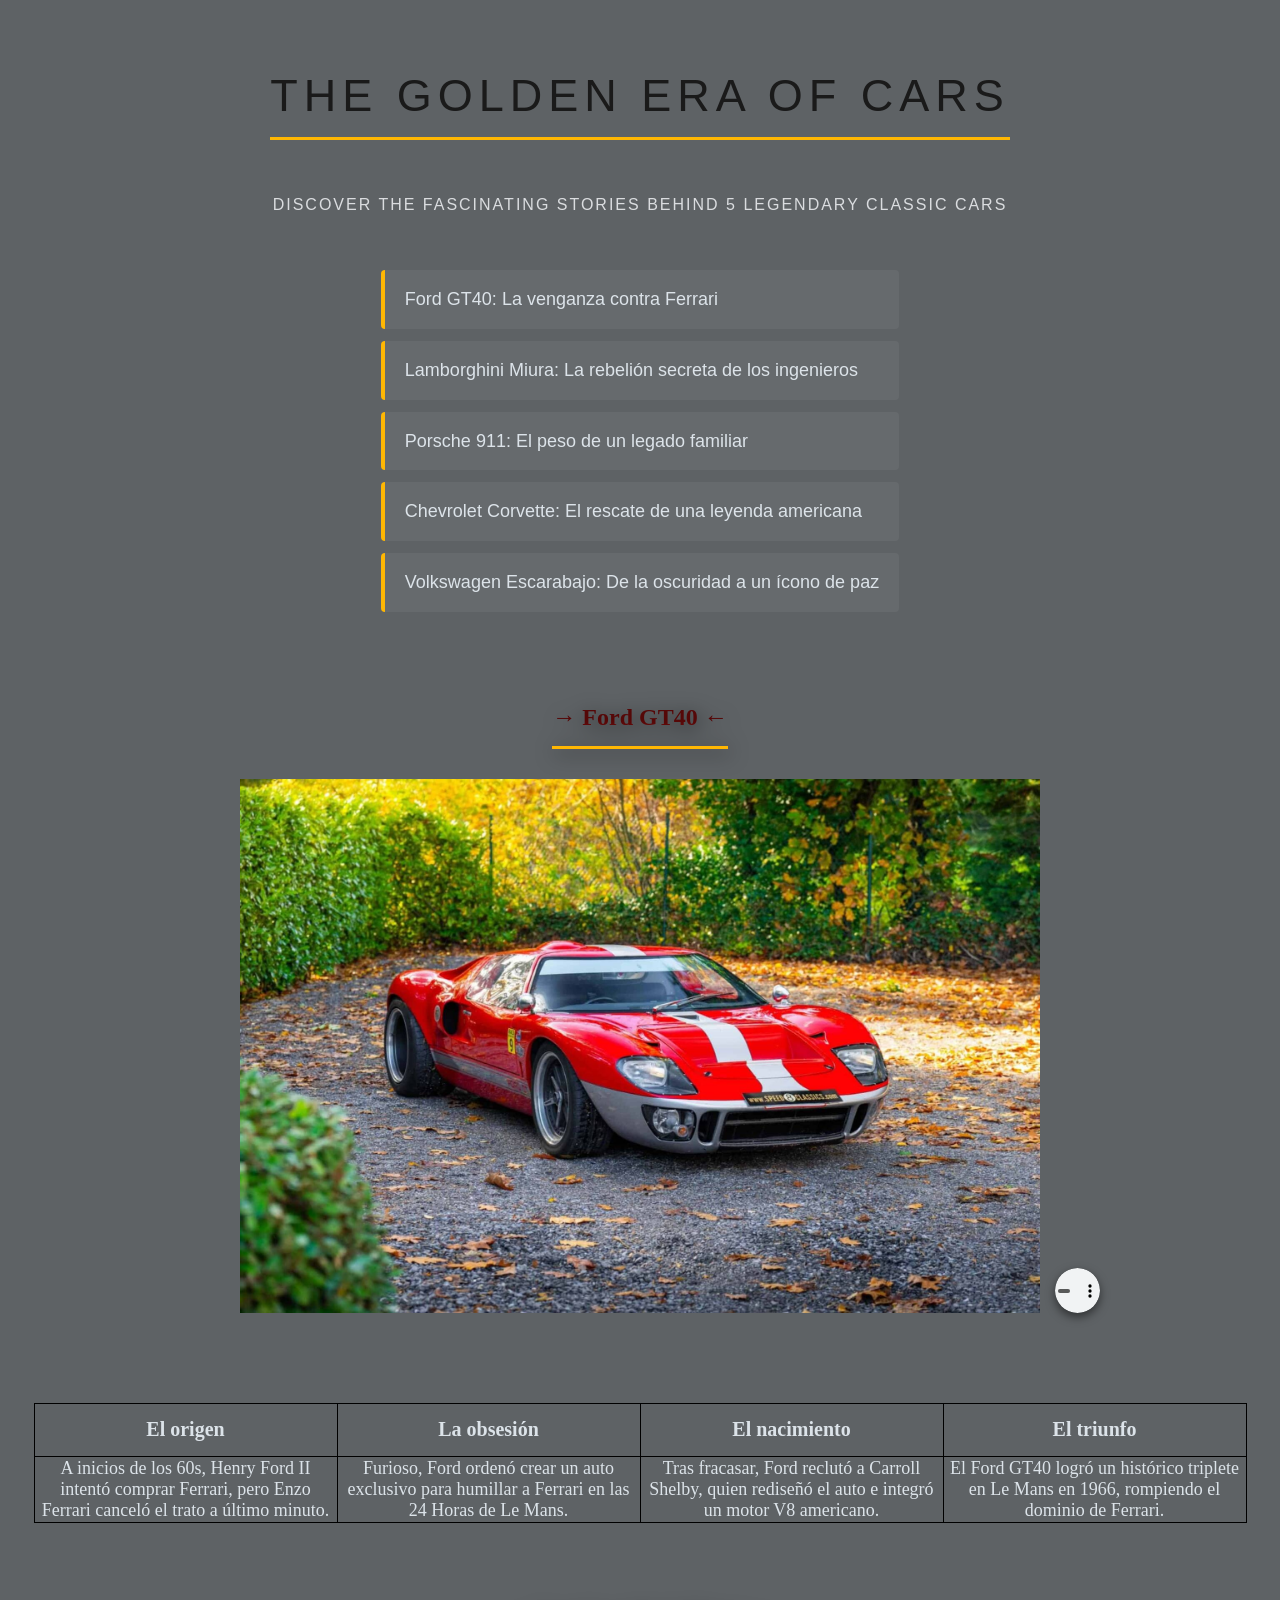
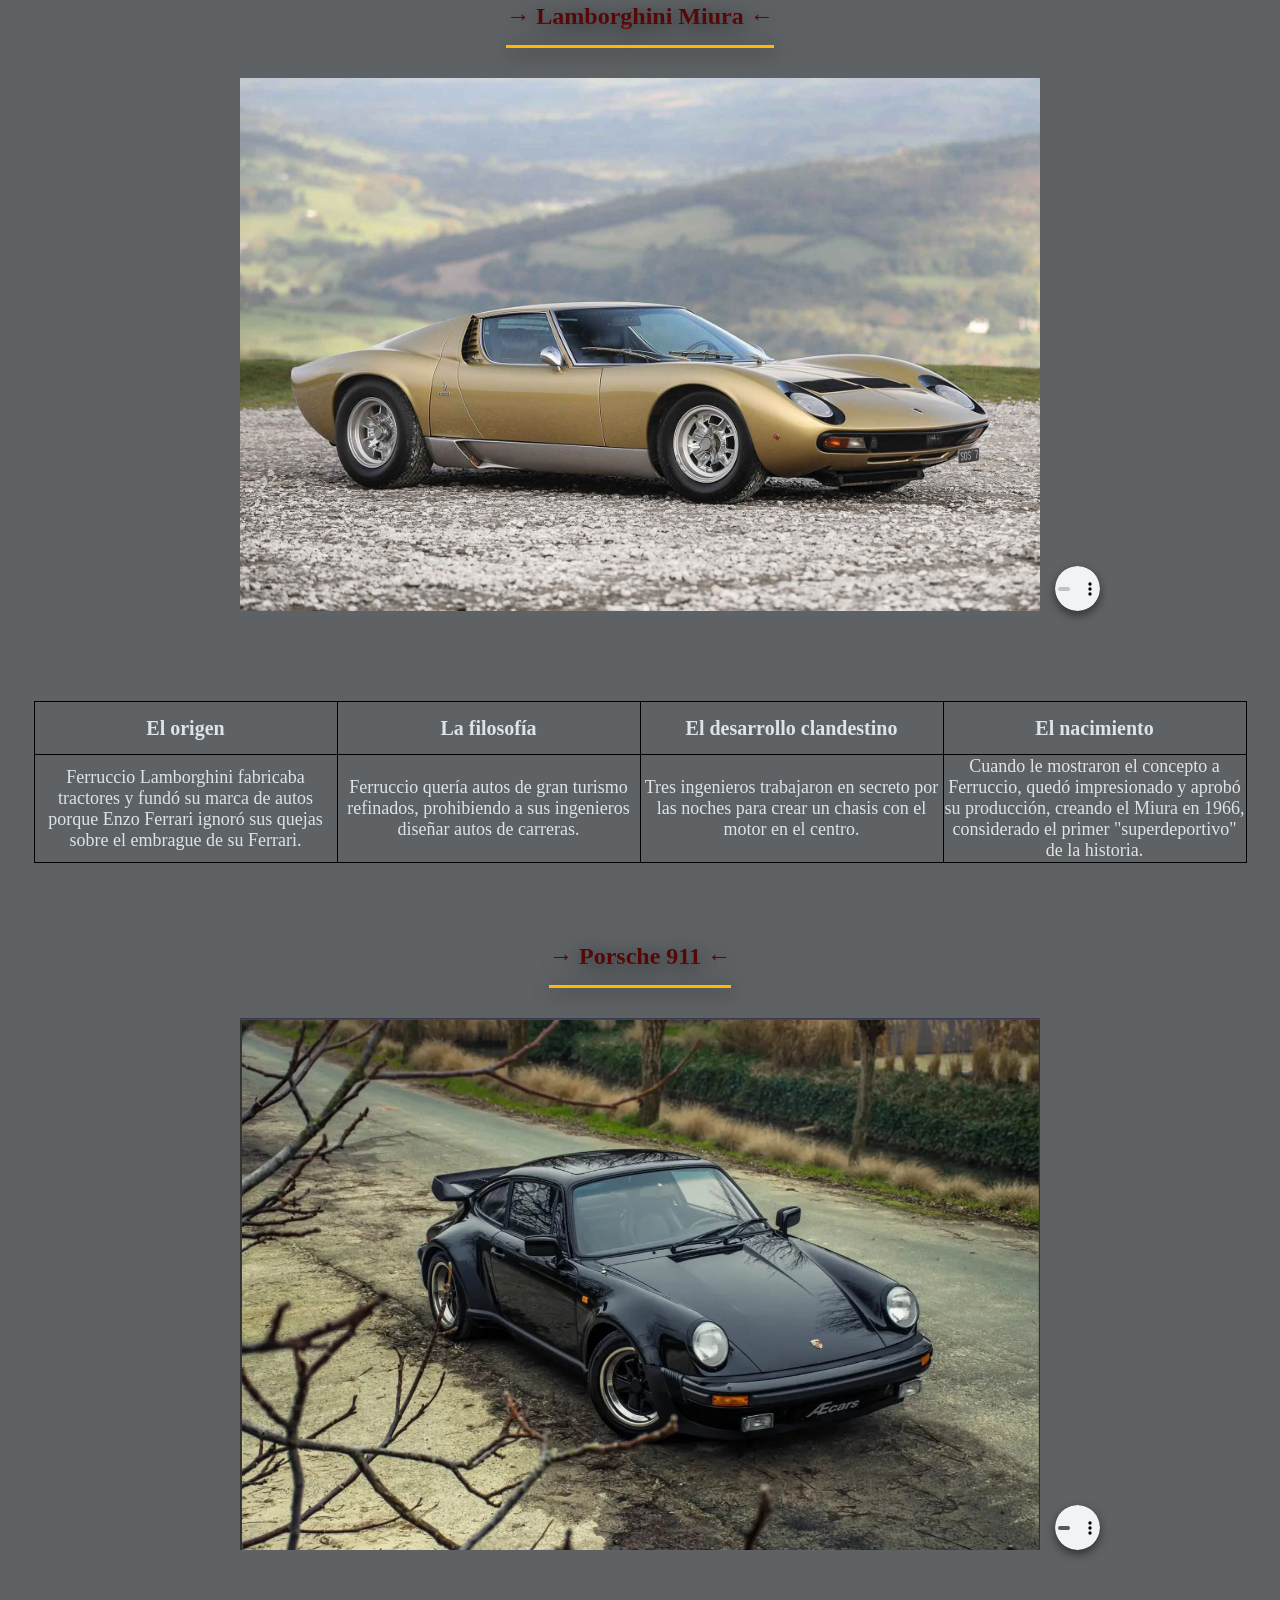
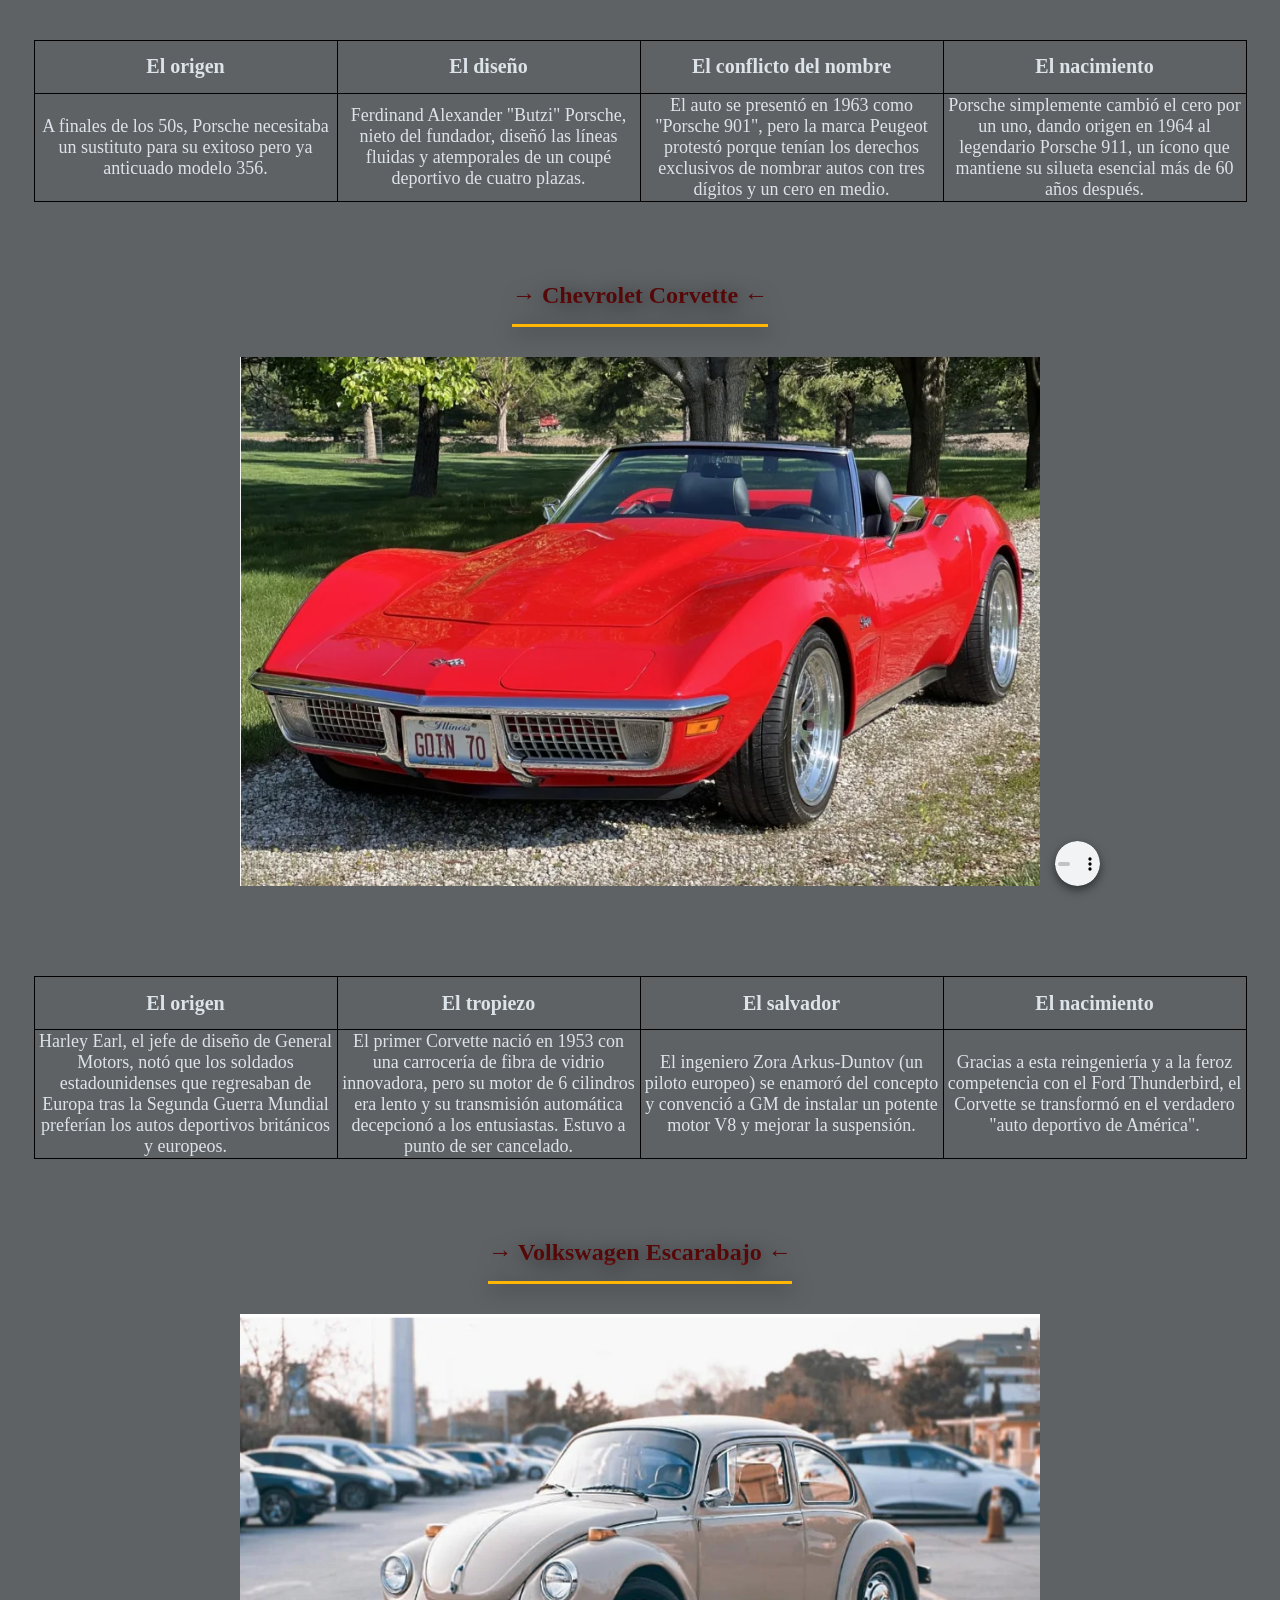
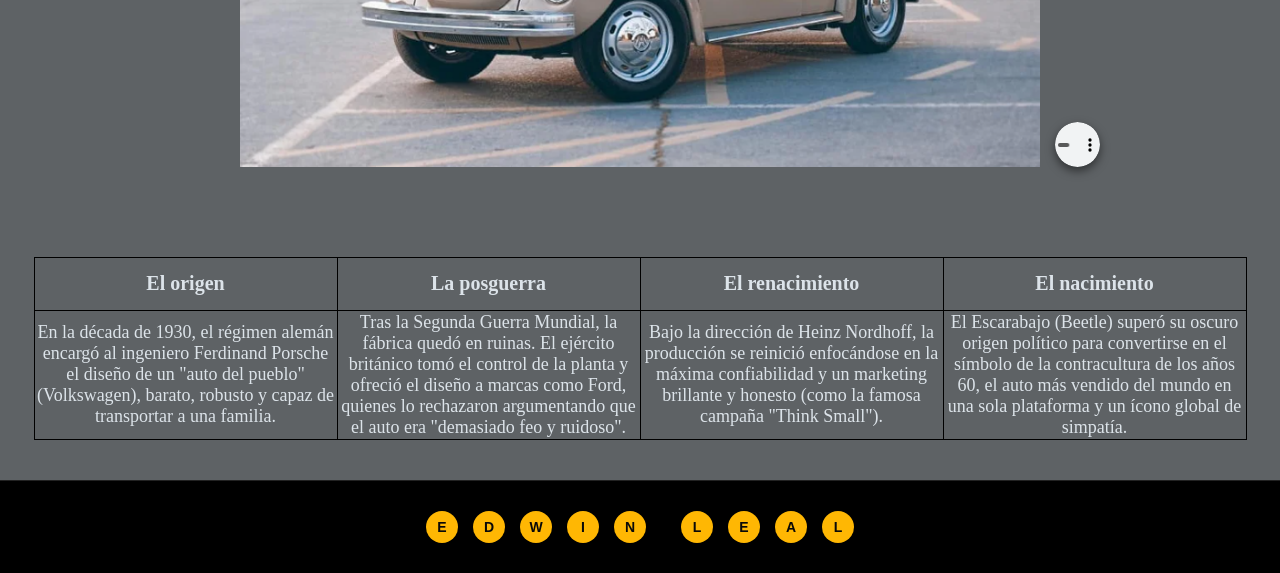
<file: History_cars/index.html>
<!DOCTYPE html> <!-- Declara que el documento usa el estándar HTML5. Le indica al navegador que interprete el código con las reglas modernas de HTML. -->

<html lang="en"> <!-- Abre la etiqueta raíz de todo el documento. El atributo lang="en" dice que el idioma principal del contenido es inglés (ayuda a lectores de pantalla y a buscadores). -->

<head> <!-- Inicia la sección <head>: aquí va información SOBRE la página (metadatos), no contenido visible. -->

    <!-- Codificación que permite mostrar correctamente letras y símbolos. -->
    <meta charset="UTF-8"> <!-- Define la codificación de caracteres como UTF-8, para que tildes, ñ, emojis y símbolos especiales se vean correctamente. -->

    <!-- Ajusta el tamaño visual del sitio a teléfonos y otros dispositivos. -->
    <meta name="viewport" content="width=device-width, initial-scale=1.0"> <!-- Configura la vista en móviles: width=device-width iguala el ancho de la página al ancho real del dispositivo; initial-scale=1.0 evita que la página aparezca con zoom al abrirla. -->

    <!-- Nombre mostrado en la pestaña del navegador. -->
    <title>HISTORY CARS</title> <!-- Texto que aparece en la pestaña del navegador y como título en resultados de búsqueda. No se ve dentro de la página. -->

    <!-- Enlaza los estilos definidos en el archivo Style.css. -->
    <link rel="stylesheet" type="text/css" href="Style.css"> <!-- Vincula un archivo CSS externo. rel="stylesheet" indica que es una hoja de estilos, type="text/css" el tipo de archivo, y href="Style.css" la ruta donde el navegador debe buscarlo (en la misma carpeta que este HTML). -->

</head> <!-- Cierra la sección <head>. -->

<body> <!-- Abre el <body>: aquí va TODO lo que el usuario ve y puede interactuar en la página. Es el "padre" de todos los elementos visibles. -->

    <!-- Título principal del sitio web. -->
    <h1>The Golden Era of Cars</h1> <!-- Encabezado de nivel 1 (el más importante en la jerarquía de títulos, del 1 al 6). Debe haber solo un h1 por página; aquí es el título principal. -->

    <!-- Texto secundario que describe el tema de la página. -->
    <h3 class="subtitulo">Discover the fascinating stories behind 5 legendary classic cars</h3> <!-- Encabezado de nivel 3 (más pequeño/menos importante que h1 y h2). class="subtitulo" no cambia el comportamiento del HTML, solo le "engancha" los estilos que definiste en el CSS para esa clase. -->

    <!-- Lista que enumera los cinco automóviles que se explican después. -->
    <ul> <!-- Abre una lista desordenada. Es el elemento PADRE; cada <li> de adentro es un HIJO directo de este <ul>. -->
        <li> Ford GT40: La venganza contra Ferrari</li> <!-- <li> = "list item". Cada uno es un hijo del <ul> y representa un punto/elemento de la lista. -->
        <li> Lamborghini Miura: La rebelión secreta de los ingenieros</li> <!-- 2º hijo del <ul>. -->
        <li> Porsche 911: El peso de un legado familiar</li> <!-- 3º hijo del <ul>. -->
        <li> Chevrolet Corvette: El rescate de una leyenda americana</li> <!-- 4º hijo del <ul>. -->
        <li> Volkswagen Escarabajo: De la oscuridad a un ícono de paz</li> <!-- 5º hijo del <ul>. (Esta es la misma lógica de "5º hijo" que viste en .social-icon:nth-child(5) del CSS, pero aplicada aquí a mano, sin selector). -->
    </ul> <!-- Cierra la lista desordenada. -->


    <!-- ============================================================
         SECCIÓN 1: FORD GT40
         ============================================================ -->

    <h2> → Ford GT40 ← </h2> <!-- Encabezado de nivel 2: título de esta sección de auto. Recibe el estilo dorado con degradado definido en el CSS para "h2". -->

    <div class="img-container"> <!-- Abre un <div> (contenedor genérico, sin significado propio) con la clase "img-container". Es el PADRE de la imagen y del audio que van adentro; en el CSS es lo que tiene position: relative para poder ubicar el audio encima de la foto. -->
        <!-- Imagen; alt ofrece una descripción alternativa si la imagen no carga. -->
        <img src="FORD_GT40.jpg" alt="FORD_GT40" width="800" height="600"> <!-- Etiqueta de imagen (no se cierra con </img>, es "auto-cerrada"). src = ruta del archivo de imagen. alt = texto alternativo que se lee si la imagen no carga o para lectores de pantalla (accesibilidad). width/height = tamaño en píxeles reservado para la imagen, para que la página no "salte" mientras carga. -->

        <!-- El audio ahora vive dentro del contenedor de la imagen -->
        <audio controls class="audio-compacto"> <!-- Etiqueta que crea un reproductor de audio. El atributo "controls" (sin valor) hace que aparezcan los botones de play/pausa/volumen del navegador. class="audio-compacto" le aplica el estilo circular flotante definido en el CSS. -->
            <source src="Motor_gt40.mp3" type="audio/mpeg"> <!-- Hijo del <audio>: indica DE DÓNDE sacar el sonido. src = ruta del archivo MP3. type="audio/mpeg" le dice al navegador el formato exacto, para que sepa cómo decodificarlo. -->
        </audio> <!-- Cierra el elemento <audio>. -->
    </div> <!-- Cierra el <div class="img-container">. -->

    <table> <!-- Abre una tabla. Es el PADRE de todas las filas (<tr>) que contiene. -->
    <tr> <!-- "table row": abre la primera fila, la de encabezados. Es hijo directo de <table>. -->
        <th>El origen</th> <!-- "table header": celda de encabezado, hijo de <tr>. El navegador la muestra en negrita y centrada por defecto (y aquí además con el estilo de tu CSS: 50px alto, 300px ancho, 20px de letra). -->
        <th>La obsesión</th> <!-- 2ª celda de encabezado. -->
        <th>El nacimiento</th> <!-- 3ª celda de encabezado. -->
        <th>El triunfo</th> <!-- 4ª celda de encabezado. -->
    </tr> <!-- Cierra la fila de encabezados. -->
    <tr> <!-- Abre la segunda fila, la de datos/contenido. -->
        <td>A inicios de los 60s, Henry Ford II intentó comprar Ferrari, pero Enzo Ferrari canceló el trato a último minuto.</td> <!-- "table data": celda de contenido normal (no encabezado), hijo de este <tr>. Se alinea al centro y con 18px de letra según tu CSS. -->
        <td>Furioso, Ford ordenó crear un auto exclusivo para humillar a Ferrari en las 24 Horas de Le Mans.</td> <!-- Corresponde a la columna "La obsesión". -->
        <td>Tras fracasar, Ford reclutó a Carroll Shelby, quien rediseñó el auto e integró un motor V8 americano.</td> <!-- Corresponde a la columna "El nacimiento". -->
        <td>El Ford GT40 logró un histórico triplete en Le Mans en 1966, rompiendo el dominio de Ferrari.</td> <!-- Corresponde a la columna "El triunfo". -->
    </tr> <!-- Cierra la fila de datos. -->
    </table> <!-- Cierra la tabla del Ford GT40. -->


    <!-- ============================================================
         SECCIÓN 2: LAMBORGHINI MIURA
         ============================================================ -->

    <h2> → Lamborghini Miura ← </h2> <!-- Título de la sección del Lamborghini Miura (misma estructura que la sección anterior, solo cambia el contenido). -->

    <div class="img-container"> <!-- Contenedor padre de la imagen y el audio del Miura. -->
        <!-- Imagen representativa del Lamborghini Miura. -->
        <img src="Lamborghini_Miura.jpg" alt="Lamborghini_Miura" width="800" height="600"> <!-- Imagen del Miura: mismo patrón que la anterior (src, alt, width, height). -->
        <audio controls class="audio-compacto"> <!-- Reproductor de audio del Miura. -->
            <source src="Motor_miura.mp3" type="audio/mpeg"> <!-- Archivo MP3 con el sonido del motor del Miura. -->
        </audio> <!-- Cierra el audio. -->
    </div> <!-- Cierra el contenedor de imagen y audio. -->

    <table> <!-- Tabla con la historia del Miura. -->
    <tr> <!-- Fila de encabezados. -->
        <th>El origen</th> <!-- Encabezado 1. -->
        <th>La filosofía</th> <!-- Encabezado 2. -->
        <th>El desarrollo clandestino</th> <!-- Encabezado 3. -->
        <th>El nacimiento</th> <!-- Encabezado 4. -->
    </tr> <!-- Cierra fila de encabezados. -->
    <tr> <!-- Fila de datos. -->
        <td>Ferruccio Lamborghini fabricaba tractores y fundó su marca de autos porque Enzo Ferrari ignoró sus quejas sobre el embrague de su Ferrari.</td> <!-- Columna "El origen". -->
        <td>Ferruccio quería autos de gran turismo refinados, prohibiendo a sus ingenieros diseñar autos de carreras.</td> <!-- Columna "La filosofía". -->
        <td>Tres ingenieros trabajaron en secreto por las noches para crear un chasis con el motor en el centro.</td> <!-- Columna "El desarrollo clandestino". -->
        <td>Cuando le mostraron el concepto a Ferruccio, quedó impresionado y aprobó su producción, creando el Miura en 1966, considerado el primer "superdeportivo" de la historia.</td> <!-- Columna "El nacimiento". -->
    </tr> <!-- Cierra fila de datos. -->
    </table> <!-- Cierra tabla del Miura. -->


    <!-- ============================================================
         SECCIÓN 3: PORSCHE 911
         ============================================================ -->

    <h2> → Porsche 911 ← </h2> <!-- Título de la sección del Porsche 911. -->

    <div class="img-container"> <!-- Contenedor padre de imagen y audio del 911. -->
        <!-- Imagen representativa del Porsche 911. -->
        <img src="Porsche911.png" alt="Porsche911" width="800" height="600"> <!-- Imagen del Porsche 911, en formato PNG (a diferencia de las anteriores en .jpg). -->
        <audio controls class="audio-compacto"> <!-- Reproductor de audio del 911. -->
            <source src="Motor_porsche.mp3" type="audio/mpeg"> <!-- Sonido del motor del Porsche. -->
        </audio> <!-- Cierra el audio. -->
    </div> <!-- Cierra el contenedor. -->

    <table> <!-- Tabla con la historia del Porsche 911. -->
    <tr> <!-- Fila de encabezados. -->
        <th>El origen</th>
        <th>El diseño</th>
        <th>El conflicto del nombre</th>
        <th>El nacimiento</th>
    </tr> <!-- Cierra fila de encabezados. -->
    <tr> <!-- Fila de datos. -->
        <td>A finales de los 50s, Porsche necesitaba un sustituto para su exitoso pero ya anticuado modelo 356.</td>
        <td>Ferdinand Alexander "Butzi" Porsche, nieto del fundador, diseñó las líneas fluidas y atemporales de un coupé deportivo de cuatro plazas.</td>
        <td>El auto se presentó en 1963 como "Porsche 901", pero la marca Peugeot protestó porque tenían los derechos exclusivos de nombrar autos con tres dígitos y un cero en medio.</td>
        <td>Porsche simplemente cambió el cero por un uno, dando origen en 1964 al legendario Porsche 911, un ícono que mantiene su silueta esencial más de 60 años después.</td>
    </tr> <!-- Cierra fila de datos. -->
    </table> <!-- Cierra tabla del Porsche 911. -->


    <!-- ============================================================
         SECCIÓN 4: CHEVROLET CORVETTE
         ============================================================ -->

    <h2> → Chevrolet Corvette ← </h2> <!-- Título de la sección del Corvette. -->

    <div class="img-container"> <!-- Contenedor padre de imagen y audio del Corvette. -->
        <!-- Imagen representativa del Chevrolet Corvette. -->
        <img src="Corvette.png" alt="Corvette" width="800" height="600"> <!-- Imagen del Corvette. -->
        <audio controls class="audio-compacto"> <!-- Reproductor de audio del Corvette. -->
            <source src="Motor_corvette.mp3" type="audio/mpeg"> <!-- Sonido del motor del Corvette. -->
        </audio> <!-- Cierra el audio. -->
    </div> <!-- Cierra el contenedor. -->

    <table> <!-- Tabla con la historia del Corvette. -->
    <tr> <!-- Fila de encabezados. -->
        <th>El origen</th>
        <th>El tropiezo</th>
        <th>El salvador</th>
        <th>El nacimiento</th>
    </tr> <!-- Cierra fila de encabezados. -->
    <tr> <!-- Fila de datos. -->
        <td>Harley Earl, el jefe de diseño de General Motors, notó que los soldados estadounidenses que regresaban de Europa tras la Segunda Guerra Mundial preferían los autos deportivos británicos y europeos.</td>
        <td>El primer Corvette nació en 1953 con una carrocería de fibra de vidrio innovadora, pero su motor de 6 cilindros era lento y su transmisión automática decepcionó a los entusiastas. Estuvo a punto de ser cancelado.</td>
        <td>El ingeniero Zora Arkus-Duntov (un piloto europeo) se enamoró del concepto y convenció a GM de instalar un potente motor V8 y mejorar la suspensión.</td>
        <td>Gracias a esta reingeniería y a la feroz competencia con el Ford Thunderbird, el Corvette se transformó en el verdadero "auto deportivo de América".</td>
    </tr> <!-- Cierra fila de datos. -->
    </table> <!-- Cierra tabla del Corvette. -->


    <!-- ============================================================
         SECCIÓN 5: VOLKSWAGEN ESCARABAJO
         ============================================================ -->

    <h2> → Volkswagen Escarabajo ← </h2> <!-- Título de la sección del Escarabajo. -->

    <div class="img-container"> <!-- Contenedor padre de imagen y audio del Escarabajo. -->
        <!-- Imagen representativa del Volkswagen Escarabajo. -->
        <img src="Volkswagen.png" alt="Volkswagen" width="800" height="600"> <!-- Imagen del Escarabajo. -->
        <audio controls class="audio-compacto"> <!-- Reproductor de audio del Escarabajo. -->
            <source src="Motor_volkswagen.mp3" type="audio/mpeg"> <!-- Sonido del motor del Escarabajo. -->
        </audio> <!-- Cierra el audio. -->
    </div> <!-- Cierra el contenedor. -->

    <table> <!-- Tabla con la historia del Escarabajo. -->
    <tr> <!-- Fila de encabezados. -->
        <th>El origen</th>
        <th>La posguerra</th>
        <th>El renacimiento</th>
        <th>El nacimiento</th>
    </tr> <!-- Cierra fila de encabezados. -->
    <tr> <!-- Fila de datos. -->
        <td>En la década de 1930, el régimen alemán encargó al ingeniero Ferdinand Porsche el diseño de un "auto del pueblo" (Volkswagen), barato, robusto y capaz de transportar a una familia.</td>
        <td>Tras la Segunda Guerra Mundial, la fábrica quedó en ruinas. El ejército británico tomó el control de la planta y ofreció el diseño a marcas como Ford, quienes lo rechazaron argumentando que el auto era "demasiado feo y ruidoso".</td>
        <td>Bajo la dirección de Heinz Nordhoff, la producción se reinició enfocándose en la máxima confiabilidad y un marketing brillante y honesto (como la famosa campaña "Think Small").</td>
        <td>El Escarabajo (Beetle) superó su oscuro origen político para convertirse en el símbolo de la contracultura de los años 60, el auto más vendido del mundo en una sola plataforma y un ícono global de simpatía.</td>
    </tr> <!-- Cierra fila de datos. -->
    </table> <!-- Cierra tabla del Escarabajo. -->

    <!-- Pie de página con la firma del autor. -->
    <footer> <!-- Abre el pie de página (<footer> es una etiqueta semántica: le dice al navegador y a los buscadores "esto es información de cierre/créditos", a diferencia de un <div> genérico). -->
    <div class="footer-container"> <!-- Contenedor padre que centra todo el contenido del footer (según el CSS: max-width 1200px y flex centrado). -->

        <!-- Agrupa los enlaces circulares que forman el nombre. -->
        <div class="footer-socials"> <!-- Contenedor padre de las 9 letras/burbujas. Cada <a> de abajo es un HIJO directo de este div (aquí es donde aplicaría, por ejemplo, :nth-child(5) para seleccionar la letra "N", que es el 5º hijo). -->
        <!-- Usamos letras temporales, luego puedes cambiarlas por iconos reales -->
        <a href="#" class="social-icon">E</a> <!-- Enlace (<a>). href="#" es un enlace "vacío" que no lleva a ninguna página real (placeholder, para reemplazar después por un enlace de verdad). 1er hijo del div .footer-socials. -->
        <a href="#" class="social-icon">D</a> <!-- 2º hijo. -->
        <a href="#" class="social-icon">W</a> <!-- 3º hijo. -->
        <a href="#" class="social-icon">I</a> <!-- 4º hijo. -->
        <a href="#" class="social-icon">N</a> <!-- 5º hijo: este es exactamente el que recibe el margin-right: 20px extra del CSS (.social-icon:nth-child(5)), para separar "EDWIN" de "LEAL". -->
        <a href="#" class="social-icon">L</a> <!-- 6º hijo: empieza el apellido. -->
        <a href="#" class="social-icon">E</a> <!-- 7º hijo. -->
        <a href="#" class="social-icon">A</a> <!-- 8º hijo. -->
        <a href="#" class="social-icon">L</a> <!-- 9º hijo. -->
        </div> <!-- Cierra el contenedor de redes sociales/letras. -->
    </div> <!-- Cierra el contenedor principal del footer. -->
    </footer> <!-- Cierra el pie de página. -->

</body> <!-- Cierra el <body>: fin de todo el contenido visible de la página. -->
</html> <!-- Cierra la etiqueta raíz <html>. Todo el documento debe estar contenido entre <html> y </html>. -->
</file>
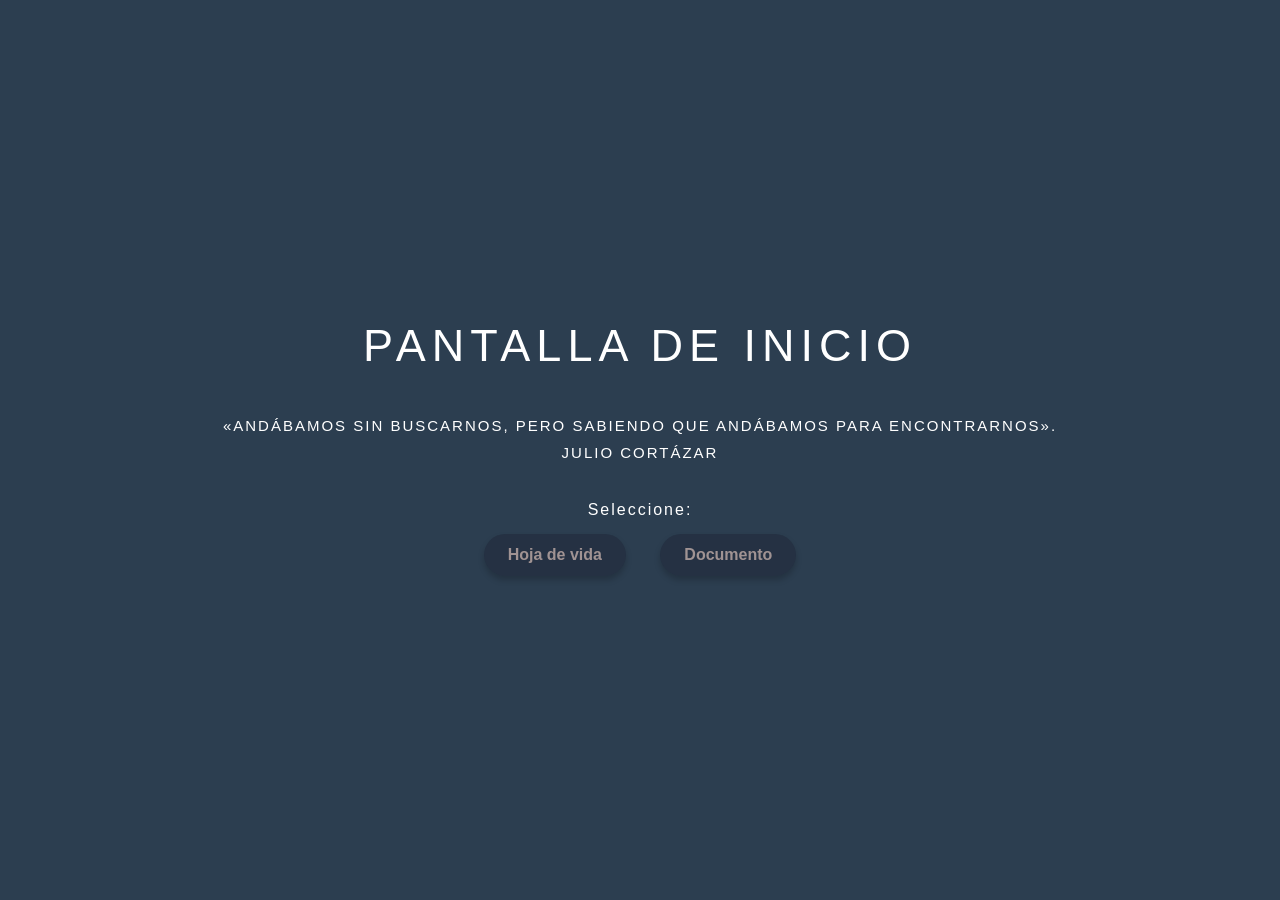
<file: HV/index.html>
<!DOCTYPE html> <!-- Declara que este documento usa el estándar HTML5, para que el navegador lo interprete con las reglas modernas. -->
<html lang="es"> <!-- Etiqueta raíz de todo el documento. lang="es" indica que el idioma principal del contenido es español (ayuda a lectores de pantalla, traductores automáticos y buscadores). -->
<head> <!-- Sección de metadatos: información SOBRE la página, no contenido visible directamente. -->
  <meta charset="UTF-8"> <!-- Define la codificación de caracteres como UTF-8, para que tildes, ñ y símbolos especiales se vean bien. -->
  <meta name="viewport" content="width=device-width, initial-scale=1.0"> <!-- Ajusta la vista en móviles: el ancho de la página iguala al del dispositivo y no aparece zoom al abrir. -->
  <title>Welcome to the jungle</title> <!-- Texto que aparece en la pestaña del navegador. No se ve dentro de la página. -->
  <link rel="stylesheet" href="CSS/style.CSS"> <!-- Enlaza la hoja de estilos principal. rel="stylesheet" indica que es CSS; href apunta a la carpeta "Css" un nivel arriba de donde está este HTML (carpeta "Html"). Nota: el archivo real se llama "style.Css" (con C mayúscula) — en servidores sensibles a mayúsculas/minúsculas (como Linux, que usa Vercel) esto puede no cargar; conviene que coincidan exactamente. -->
  <link rel="stylesheet" href="CSS/doc.CSS"> <!-- Enlaza una SEGUNDA hoja de estilos, exclusiva para la pantalla "Documento". Se pueden enlazar varios CSS; el navegador los aplica en el orden en que aparecen. -->
</head> <!-- Cierra la sección de metadatos. -->
<body> <!-- Abre el cuerpo: aquí va todo el contenido visible de la página. -->

  <!-- PANTALLA 1: MENÚ PRINCIPAL -->
  <div id="menu-principal" class="pantalla"> <!-- Contenedor de la primera "pantalla". id="menu-principal" es un identificador ÚNICO (solo puede haber un elemento con este id en toda la página); se usa para poder enlazarlo con "#menu-principal" desde otros lugares. class="pantalla" le aplica el estilo compartido por las 3 pantallas (position: fixed, ocupa toda la ventana, oculta por defecto). -->
    <h1>PANTALLA DE INICIO</h1> <!-- Encabezado de nivel 1: título principal de esta pantalla. -->
    <h3>«Andábamos sin buscarnos, pero sabiendo que andábamos para encontrarnos».</h3> <!-- Encabezado de nivel 3: aquí se usa como una cita/frase, no como un título jerárquico real (es una elección de diseño para aprovechar el estilo ya definido para h3). -->
    <h2> Julio Cortázar</h2> <!-- Encabezado de nivel 2: autor de la cita. -->
    <p style="margin-top: 30px; letter-spacing: 2px;">Seleccione:</p> <!-- Párrafo con estilo "inline" (escrito directo en el HTML, no en el CSS): margin-top separa 30px del elemento de arriba, letter-spacing separa las letras 2px. Los estilos inline tienen más prioridad que los del archivo CSS. -->
    <div> <!-- Contenedor genérico (sin clase ni id) que agrupa los dos botones de navegación. Es el PADRE de los dos enlaces <a> de abajo. -->
      <a href="#hoja_de_vida" class="btn">Hoja de vida</a> <!-- Enlace: href="#hoja_de_vida" no lleva a otra página, sino al elemento de ESTA MISMA página que tenga id="hoja_de_vida" (ver más abajo). class="btn" le da la apariencia de botón redondeado definida en el CSS. -->
      <a href="#documento" class="btn">Documento</a> <!-- Igual que el anterior, pero apunta al id="documento" (la tercera pantalla). -->
    </div> <!-- Cierra el contenedor de los botones. -->
  </div> <!-- Cierra la pantalla del menú principal. -->


  <!-- PANTALLA 2: PANTALLA Hoja de vida -->
  <div id="hoja_de_vida" class="pantalla" style="background-color: #4c5851; color: rgb(180, 164, 164);"> <!-- Segunda pantalla. id="hoja_de_vida" es el destino al que apunta el botón "Hoja de vida" del menú. class="pantalla" le da el comportamiento compartido (oculta por defecto, se muestra al ser el "target" de la URL). El style inline le pone un color de fondo verde grisáceo y texto gris rosado, propios SOLO de esta pantalla. -->

    <!-- Encabezado superior -->
  <header class="hdv-header"> <!-- <header> es una etiqueta semántica: le indica al navegador/buscador "esto es la cabecera introductoria de esta sección". class="hdv-header" centra el texto y le da margen inferior. -->
    <h1>Hoja de vida</h1> <!-- Título principal de esta pantalla. -->
    <h2>Edwin Sebastian Leal Isidro</h2> <!-- Nombre completo, como subtítulo. -->
    <h2>Ingeniero de Sistemas / Desarrollador Full Stack</h2> <!-- Cargo/rol profesional, mismo nivel de encabezado que el nombre. -->
  </header> <!-- Cierra la cabecera. -->

    <main class="hdv-cuerpo"> <!-- <main> es semántica: marca el contenido PRINCIPAL de esta pantalla (a diferencia del header y footer, que son secundarios). class="hdv-cuerpo" activa el diseño de 2 columnas (CSS Grid) definido en el CSS. -->
        <section class="columna-izq"> <!-- <section> agrupa un bloque temático independiente: aquí, la columna izquierda del currículum. -->

           <!-- FOTO DE PERFIL -->
      <div class ="bloque"> <!-- Contenedor genérico con clase "bloque" (le da separación inferior). Nota: hay un espacio extra antes del "=" en class ="bloque"; es válido en HTML, el navegador lo ignora, pero por prolijidad se recomienda escribirlo sin ese espacio: class="bloque". -->
        <h3>FOTO DE PERFIL</h3> <!-- Subtítulo de esta subsección. -->
      <div class="bloque-foto"> <!-- Contenedor que centra horizontalmente la imagen (usa display: flex; justify-content: center en el CSS). -->
        <img src="Img/Foto.jpeg" alt="Foto de Edwin Leal" class="foto-perfil"> <!-- Imagen de perfil. src apunta a la carpeta "Img" un nivel arriba. alt describe la imagen (accesibilidad / si no carga). class="foto-perfil" la vuelve circular, de 150x150px, con borde y sombra (definido en el CSS). -->
      </div> <!-- Cierra el contenedor que centra la foto. -->
      </div> <!-- Cierra el bloque "FOTO DE PERFIL". -->
        <div class="bloque"> <!-- Nuevo bloque, hermano del anterior (mismo padre: <section class="columna-izq">). -->
          <h3>PERFIL PROFESIONAL</h3> <!-- Subtítulo de esta subsección. -->
          <p> <!-- Párrafo con la descripción profesional. El texto dentro de <p> respeta los espacios en blanco/saltos de línea del HTML solo de forma visual limitada: el navegador los colapsa en espacios simples al renderizar, así que el resultado en pantalla es un párrafo normal, sin saltos de línea "raros". -->
              Ingeniero de sistemas enfocado en el desarrollo de software y la gestión de infraestructura tecnológica. 
              Con experiencia en diseño de bases de datos, optimización de procesos y resolución de problemas técnicos.
              Capacidad para liderar equipos de trabajo y entregar soluciones 
              informáticas eficientes orientadas a los objetivos de la organización
          </p> <!-- Cierra el párrafo. -->
        </div> <!-- Cierra el bloque "PERFIL PROFESIONAL". -->
        <div class="bloque"> <!-- Nuevo bloque: tecnologías. -->
        <h3>TECNOLOGÍAS</h3> <!-- Subtítulo. -->
        <ul> <!-- Lista desordenada. Es el PADRE de los 3 <li> de abajo. -->
          <li><strong>Lenguajes:</strong> JavaScript, Python, Java, SQL, PostgreSQL</li> <!-- <strong> pone el texto en negrita Y le da importancia semántica (a diferencia de <b>, que solo es visual). Este <li> es hijo del <ul>. -->
          <li><strong>Frameworks:</strong> React, Node.js, Spring Boot</li> <!-- 2º hijo del <ul>. -->
          <li><strong>Herramientas:</strong> Git, Docker, AWS, Linux</li> <!-- 3º hijo del <ul>. -->
        </ul> <!-- Cierra la lista de tecnologías. -->
      </div> <!-- Cierra el bloque "TECNOLOGÍAS". -->

      <div class="bloque"> <!-- Nuevo bloque: contacto. -->
      <h3>CONTACTO Y ENLACES</h3> <!-- Subtítulo. -->
      <ul> <!-- Lista de enlaces de contacto. -->
        <li><strong>GitHub:</strong> <a href="https://github.com/Edwinsebastian-crypto/Miniproyectos" target="_blank" class="link-contacto">https://github.com//Edwin-Leal </a></li> <!-- href = URL real a la que lleva el enlace (el repositorio de GitHub). target="_blank" hace que se abra en una PESTAÑA NUEVA en vez de reemplazar la página actual. Ojo: el TEXTO visible del enlace ("https://github.com//Edwin-Leal") no coincide con el href real — visualmente muestra una URL distinta a la que en verdad abre; conviene igualarlos para no confundir al usuario. class="link-contacto" le da el estilo de subrayado punteado gris. -->
        <li><strong>WhatsApp:</strong> <a href="https://wa.me" target="_blank" class="link-contacto"> +57 317 143 2591 </a></li> <!-- El href="https://wa.me" por sí solo no lleva a ningún chat específico (le falta el número, ej. https://wa.me/573171432591); tal como está, solo abre la página genérica de WhatsApp Web. -->
        <li><strong>Correo:</strong> <a href="https://mail.google.com" target="_blank" class="link-contacto"> eleal3@udi.edu.co</a></li> <!-- Similar: href="https://mail.google.com" abre Gmail en general, no compone un correo nuevo dirigido a esa dirección. Para eso se usaría href="mailto:eleal3@udi.edu.co". -->
      </ul> <!-- Cierra la lista de contacto. -->
    </div> <!-- Cierra el bloque "CONTACTO Y ENLACES". -->
      </section> <!-- Cierra la columna izquierda. -->

        <!-- Columna Derecha (Experiencia y Educación) -->
    <section class="columna-der"> <!-- Segunda columna del grid de 2 columnas (más ancha, según el CSS: minmax(0,1fr) minmax(0,2fr)). -->
      <div class="bloque"> <!-- Bloque de experiencia laboral. -->
        <h3>EXPERIENCIA LABORAL</h3> <!-- Subtítulo. -->
        <div class="item"> <!-- Un "item" individual de experiencia (permite darle un margen/tratamiento propio, distinto del bloque general). -->
          <h4>Desarrollador Full Stack - Tech Solutions (2034 - Presente)</h4> <!-- Encabezado de nivel 4: cargo, empresa y periodo. -->
          <ul> <!-- Lista de logros/tareas de este puesto. -->
            <li>Lideré la migración completa de aplicaciones monolíticas a arquitecturas de microservicios en AWS, incrementando la escalabilidad del sistema y mejorando los tiempos de respuesta globales en un 35%.</li>
            <li>Diseñé e implementé interfaces de usuario dinámicas con React y arquitecturas backend robustas en Node.js, asegurando una comunicación fluida y segura mediante APIs RESTful estructuradas.</li>
            <li>Automaticé los flujos de despliegue continuo (CI/CD) mediante GitHub Actions, reduciendo los errores manuales en producción y acelerando los tiempos de entrega de nuevas funciones en un 25%.</li>
            <li>Colaboré activamente en células ágiles bajo metodología Scrum, participando en la toma de decisiones técnicas y realizando revisiones de código (code reviews) para mantener altos estándares de calidad.</li>
          </ul> <!-- Cierra la lista de logros. -->
        </div> <!-- Cierra el ítem "Tech Solutions". -->
        <div class="item" style="margin-top: 15px;"> <!-- Segundo ítem de experiencia. El style inline añade 15px de espacio arriba, para separarlo del ítem anterior (además del que ya da .item por CSS, si tuviera). -->
          <h4>Analista de Sistemas y Datos | SoftGlobal (2028 - 2034)</h4> <!-- Cargo, empresa y periodo anterior. -->
          <ul> <!-- Lista de logros de este puesto. -->
            <li>Diseñé y automaticé pipelines de extracción de datos (ETL) utilizando Python, disminuyendo en un 20% el procesamiento manual de reportes.</li>
            <li>Desarrollé APIs REST integradas con sistemas de terceros, asegurando la consistencia y seguridad en los flujos de autenticación de usuarios.</li>
            <li>Supervisé el mantenimiento preventivo y correctivo de los servidores Linux de la compañía, logrando una disponibilidad del sistema (uptime) del 99.9%.</li>
          </ul> <!-- Cierra la lista de logros. -->
        </div> <!-- Cierra el ítem "SoftGlobal". -->
      </div> <!-- Cierra el bloque "EXPERIENCIA LABORAL". -->

      <div class="bloque"> <!-- Bloque de educación. -->
        <h3>EDUCACIÓN</h3> <!-- Subtítulo. -->
        <div class="item"> <!-- Ítem de educación. -->
          <h4>Pregrado en Ingeniería de Sistemas</h4> <!-- Título del programa académico. -->
          <ul> <!-- Detalles del pregrado. -->
            <li>Universidad Nacional de Ingeniería (Graduado en 2030)</li>
            <li> Arquitectura de Software y Seguridad Informática. Tesis de grado meritoria en automatización de redes de datos.</li>
          </ul> <!-- Cierra los detalles. -->
        </div> <!-- Cierra el ítem de educación. -->
      </div> <!-- Cierra el bloque "EDUCACIÓN". -->

            <!-- BLOQUE DE AFICIONES (Columna Izquierda) -->
      <div class="bloque"> <!-- Bloque de aficiones. El comentario dice "Columna Izquierda" pero en realidad este <div> está dentro de <section class="columna-der">, así que visualmente aparece en la columna DERECHA — es un comentario del autor original que quedó desactualizado, no afecta el funcionamiento. -->
        <h3>AFICIONES</h3> <!-- Subtítulo. -->
        <ul class="lista-aficiones"> <!-- Lista con una clase propia ("lista-aficiones"), aunque no se ve definida con estilos propios en el CSS que revisamos — por ahora hereda el estilo genérico de .bloque ul. -->
          <li><strong>Ajedrez:</strong> Desarrolla el pensamiento estratégico.</li>
          <li><strong>Videojuegos:</strong> Cooperativos y de estrategia en tiempo real.</li>
          <li><strong>Contribuciones:</strong> Proyectos de código abierto (Open Source).</li>
          <li><strong>Lectura:</strong> Documentación técnica y novelas de ciencia ficción.</li>
        </ul> <!-- Cierra la lista de aficiones. -->
      </div> <!-- Cierra el bloque "AFICIONES". -->

    </section> <!-- Cierra la columna derecha. -->

    </main> <!-- Cierra el contenido principal de la pantalla "Hoja de vida". -->

    <footer class ="hdv-footer"> <!-- <footer> semántico: pie de esta pantalla. Nota: mismo detalle del espacio antes del "=" que en class ="bloque" de más arriba; es válido pero conviene escribirlo sin espacio: class="hdv-footer". -->
        <a href="#menu-principal" class="btn_1">Volver al Menú</a> <!-- Enlace que regresa al id="menu-principal" (primera pantalla). class="btn_1" le da apariencia de botón verde. -->
    </footer> <!-- Cierra el pie de esta pantalla. -->

  </div> <!-- Cierra la pantalla completa "Hoja de vida" (el div abierto con id="hoja_de_vida"). -->

  <!-- PANTALLA 3: PANTALLA Documento -->
  <div id="documento" class="pantalla" style="background-color: #40282c; color: rgb(180, 164, 164);"> <!-- Tercera pantalla. id="documento" es el destino del botón "Documento" del menú. El style inline le da un fondo vinotinto oscuro y texto gris rosado propios de esta pantalla. -->

    <main class="doc-contenido"> <!-- Contenido principal de esta pantalla. class="doc-contenido" limita el ancho a 900px y lo centra (según doc.css). -->
    <h1 class="doc-titulo-principal">FUNDAMENTOS WEB: HTML & CSS</h1> <!-- Título principal de esta pantalla, con su propio estilo (line dorada/gris inferior, tamaño 2.2rem). -->

    <!-- 1. ¿QUÉ ES CSS? -->
    <article class="doc-seccion"> <!-- <article> semántica: marca un bloque de contenido independiente y autocontenido (aquí, cada "pregunta" del documento). class="doc-seccion" le da fondo translúcido, borde izquierdo y separación. -->
      <h3>1. ¿Qué es CSS?</h3> <!-- Subtítulo de esta sección. -->
      <p><strong>CSS</strong> (Cascading Style Sheets o Hojas de Estilo en Cascada) es el lenguaje de diseño utilizado para controlar la apariencia, formato y presentación visual de los documentos estructurados en HTML. Se encarga de definir los colores, fuentes, espaciados, alineaciones y la disposición de las pantallas (layouts) en los navegadores.</p> <!-- Párrafo explicativo. <strong> resalta la palabra "CSS" con negrita y énfasis semántico. -->
      <div class="bloque-foto"> <!-- Contenedor que centra la imagen (mismo estilo reutilizado de style.css). -->
        <img src="Img/CSSimg.jpg" alt="Foto de CSS" class="foto-perfil" style="margin-top: 20px; width: 40%; max-width: 200px; border-radius: 10px;"> <!-- Imagen ilustrativa. El style inline SOBREESCRIBE algunas propiedades que ya trae la clase "foto-perfil" desde el CSS (por ejemplo, foto-perfil normalmente es 150x150px circular; aquí width:40% y border-radius:10px cambian esas reglas SOLO para esta imagen puntual, porque los estilos inline tienen más prioridad que los del archivo CSS). -->
      </div> <!-- Cierra el contenedor de la imagen. -->
    </article> <!-- Cierra la sección "¿Qué es CSS?". -->

    <!-- 2. IMPORTANCIA -->
    <article class="doc-seccion"> <!-- Segunda sección/pregunta. -->
      <h3>2. Importancia de HTML y CSS</h3> <!-- Subtítulo. -->
      <p>HTML y CSS son los dos pilares fundamentales del desarrollo web moderno. Su importancia radica en la <strong>separación de responsabilidades</strong>:</p> <!-- Párrafo introductorio. -->
      <ul> <!-- Lista con los dos roles (HTML vs CSS). -->
        <li><strong>HTML crea el esqueleto:</strong> Define qué elementos existen en la página (textos, imágenes, formularios).</li>
        <li><strong>CSS crea la experiencia:</strong> Convierte un documento plano de texto en un entorno visualmente atractivo, intuitivo, accesible y estético para el usuario final. Sin CSS, la web actual sería completamente ilegible.</li>
      </ul> <!-- Cierra la lista. -->
    </article> <!-- Cierra la sección "Importancia". -->

    <!-- 3. VENTAJAS Y DESVENTAJAS -->
    <article class="doc-seccion"> <!-- Tercera sección. -->
      <h3>3. Ventajas y Desventajas</h3> <!-- Subtítulo. -->
      <div style="display: grid; grid-template-columns: 1fr 1fr; gap: 20px; margin-top: 10px;"> <!-- Contenedor con estilo inline que crea una cuadrícula (grid) de DOS columnas de igual ancho (1fr 1fr = cada una ocupa una fracción igual del espacio disponible), con 20px de separación entre ellas y 10px de margen arriba. Todo esto escrito directamente en el HTML en vez de en el CSS. -->
        <div> <!-- Columna 1 del grid: ventajas. -->
          <strong style="color: #81c784;">Ventajas:</strong> <!-- Texto en negrita con color verde claro (#81c784) definido directamente aquí, sin usar el CSS externo. -->
          <ul> <!-- Lista de ventajas. -->
            <li>Estandarizados y compatibles con todos los navegadores modernos.</li>
            <li>Fáciles de aprender e implementar.</li>
            <li>CSS permite reutilizar código aplicando un solo estilo a múltiples pantallas.</li>
            <li>Excelente rendimiento de carga en la web.</li>
          </ul> <!-- Cierra lista de ventajas. -->
        </div> <!-- Cierra columna de ventajas. -->
        <div> <!-- Columna 2 del grid: desventajas. -->
          <strong style="color: #e57373;">Desventajas:</strong> <!-- Negrita con color rojo claro (#e57373), para contrastar visualmente con el verde de "Ventajas". -->
          <ul> <!-- Lista de desventajas. -->
            <li>HTML/CSS por sí solos crean páginas estáticas (necesitan JS para lógica compleja).</li>
            <li>CSS puede volverse difícil de mantener en proyectos gigantescos.</li>
            <li>Inconsistencias visuales menores entre navegadores antiguos si no se tiene cuidado.</li>
          </ul> <!-- Cierra lista de desventajas. -->
        </div> <!-- Cierra columna de desventajas. -->
      </div> <!-- Cierra el contenedor grid de 2 columnas. -->

      <div class="bloque-foto"> <!-- Contenedor que centra la siguiente imagen. -->
        <img src="Img/img.png" alt="Foto de CSS/HTML" class="foto-perfil" style="margin-top: 20px; width: 100%; max-width: 200px; border-radius: 10px;"> <!-- Imagen ilustrativa. Igual que la anterior, el style inline sobreescribe el tamaño/forma que traería por defecto la clase "foto-perfil". width:100% aquí significa "ocupa el 100% de su contenedor", pero como también tiene max-width:200px, nunca superará los 200px reales. -->
      </div> <!-- Cierra el contenedor de la imagen. -->
    </article> <!-- Cierra la sección "Ventajas y Desventajas". -->

    <!-- 4. SELECTORES Y EJEMPLOS -->
    <article class="doc-seccion"> <!-- Cuarta sección. -->
      <h3>4. Selectores CSS y Ejemplos Sencillos</h3> <!-- Subtítulo. -->
      <p>Los selectores le indican a CSS a qué elementos del HTML debe aplicar los estilos. Existen diferentes tipos:</p> <!-- Párrafo introductorio. -->

      <ul> <!-- Lista de tipos de selectores. -->
        <li><strong>Selector Básico (Etiqueta):</strong> Afecta a todas las etiquetas de ese tipo en la página.</li>
        <li><strong>Selector de Clase (.):</strong> Se usa para dar estilo a varios elementos específicos. Se define en HTML con <code>class=""</code>.</li> <!-- <code> muestra el texto interior con fuente monoespaciada (tipo "de programador"), útil para resaltar fragmentos de código dentro de una oración. -->
        <li><strong>Selector de ID (#):</strong> Es único. Solo se debe aplicar a un único elemento en toda la página. Se define con <code>id=""</code>.</li>
      </ul> <!-- Cierra la lista. -->

      <p style="margin-top: 15px;"><strong>Ejemplo práctico de conexión:</strong></p> <!-- Párrafo con margen superior de 15px, para separarlo de la lista anterior. -->
      <div class="caja-codigo"> <!-- Contenedor con fondo negro y fuente monoespaciada, simulando un editor de código (definido en doc.css). -->
          <!-- HTML -->
          &lt;!-- HTML --&gt;<br> <!-- &lt; y &gt; son "entidades HTML": representan los caracteres < y > sin que el navegador los interprete como una etiqueta real. Así se puede "escribir código HTML como texto" dentro de la página, mostrando el símbolo en vez de ejecutarlo. <br> fuerza un salto de línea manual (a diferencia de <p>, no crea un párrafo nuevo, solo baja el texto siguiente a la línea de abajo). -->
          &lt;p&gt;Párrafo básico de etiqueta&lt;/p&gt;<br> <!-- Muestra como texto el código &lt;p&gt;...&lt;/p&gt;, seguido de un salto de línea. -->
          &lt;p class="texto-azul"&gt;Párrafo con clase&lt;/p&gt;<br> <!-- Ejemplo de un párrafo con clase, mostrado como texto plano. -->
          &lt;p id="parrafo-unico"&gt;Párrafo con ID único&lt;/p&gt; <!-- Ejemplo de un párrafo con id, mostrado como texto plano (sin <br> al final porque es la última línea del bloque). -->
                </div> <!-- Cierra la primera "caja de código" (ejemplo de HTML). -->

                <div class="caja-codigo"> <!-- Segunda caja de código: el CSS asociado al ejemplo anterior. -->
          /* CSS Asociado */<br> <!-- Comentario de CSS mostrado como texto, seguido de salto de línea. -->
          p { color: gray; } /* Todos los párrafos serán grises */<br> <!-- Ejemplo de selector de etiqueta: aplica a TODOS los <p> de la página. -->
          .texto-azul { color: blue; font-weight: bold; } /* Aplica solo a la clase */<br> <!-- Ejemplo de selector de clase (el punto antes del nombre): solo afecta a elementos con class="texto-azul". -->
          #parrafo-unico { color: orange; font-size: 20px; } /* Aplica solo a este ID */ <!-- Ejemplo de selector de ID (el numeral antes del nombre): solo afecta al único elemento con id="parrafo-unico". -->
                </div> <!-- Cierra la segunda caja de código. -->
          </article> <!-- Cierra la sección "Selectores y Ejemplos". -->

    <!-- 5. TABLA DE PROPIEDADES MÁS IMPORTANTES -->
    <article class="doc-seccion"> <!-- Quinta sección: tabla de propiedades CSS. -->
      <h3>5. Tabla Investigativa de Propiedades CSS</h3> <!-- Subtítulo. -->
      <p>Listado de las propiedades más utilizadas en el desarrollo profesional para controlar estilos y estructuras:</p> <!-- Párrafo introductorio. -->

      <div class="tabla-contenedor"> <!-- Contenedor con overflow-x: auto (definido en doc.css): si la tabla no cabe en pantallas angostas, el scroll horizontal queda contenido AQUÍ, sin desbordar toda la página (el mismo principio que aplicamos antes en tu otro proyecto). -->
        <table class="tabla-css"> <!-- Abre la tabla. class="tabla-css" le da ancho 100%, bordes y tipografía definidos en doc.css. -->
          <thead> <!-- "table head": agrupa semánticamente la(s) fila(s) de encabezado, separándolas del cuerpo de datos. -->
            <tr> <!-- Fila de encabezados. -->
              <th>Propiedad CSS</th> <!-- Encabezado de la 1ª columna. -->
              <th>Acción / Descripción</th> <!-- Encabezado de la 2ª columna. -->
            </tr> <!-- Cierra la fila de encabezados. -->
          </thead> <!-- Cierra el grupo de encabezado. -->
          <tbody> <!-- "table body": agrupa semánticamente todas las filas de datos (a diferencia de thead). -->
            <tr> <!-- Fila 1 de datos. -->
              <td><code>color</code></td> <!-- Celda con el nombre de la propiedad, en fuente de código gracias a <code>. -->
              <td>Modifica el color del texto del elemento.</td> <!-- Celda con la descripción. -->
            </tr> <!-- Cierra fila 1. -->
            <tr> <!-- Fila 2 de datos. -->
              <td><code>background-color</code></td>
              <td>Define el color de fondo de un contenedor o elemento.</td>
            </tr> <!-- Cierra fila 2. -->
            <tr> <!-- Fila 3. -->
              <td><code>font-size</code></td>
              <td>Establece el tamaño de la tipografía (en px, rem, em).</td>
            </tr> <!-- Cierra fila 3. -->
            <tr> <!-- Fila 4. -->
              <td><code>font-family</code></td>
              <td>Asigna la familia tipográfica o tipo de letra.</td>
            </tr> <!-- Cierra fila 4. -->
            <tr> <!-- Fila 5. -->
              <td><code>margin</code></td>
              <td>Crea espacio por fuera de los límites del elemento (separación externa).</td>
            </tr> <!-- Cierra fila 5. -->
            <tr> <!-- Fila 6. -->
              <td><code>padding</code></td>
              <td>Crea espacio por dentro del elemento (distancia entre el contenido y su borde).</td>
            </tr> <!-- Cierra fila 6. -->
            <tr> <!-- Fila 7. -->
              <td><code>border</code></td>
              <td>Dibuja una línea alrededor del elemento (grosor, estilo y color).</td>
            </tr> <!-- Cierra fila 7. -->
            <tr> <!-- Fila 8. -->
              <td><code>width</code> / <code>height</code></td> <!-- Dos fragmentos de código en la misma celda, separados por " / ". -->
              <td>Establecen el ancho y el alto del elemento respectivamente.</td>
            </tr> <!-- Cierra fila 8. -->
            <tr> <!-- Fila 9. -->
              <td><code>display</code></td>
              <td>Controla el comportamiento de renderizado del elemento (block, inline, flex, grid, none).</td>
            </tr> <!-- Cierra fila 9. -->
            <tr> <!-- Fila 10. -->
              <td><code>position</code></td>
              <td>Define el método de posicionamiento en el espacio de la pantalla (static, relative, absolute, fixed).</td>
            </tr> <!-- Cierra fila 10. -->
          </tbody> <!-- Cierra el cuerpo de la tabla. -->
        </table> <!-- Cierra la tabla completa. -->
      </div> <!-- Cierra el contenedor con scroll de la tabla. -->
    </article> <!-- Cierra la sección de la tabla de propiedades. -->
  </main> <!-- Cierra el contenido principal de la pantalla "Documento". -->

    <footer class="doc-footer"> <!-- Pie de la pantalla "Documento". -->
    <a href="#menu-principal" class="btn_2">Volver al Menú</a> <!-- Enlace de regreso al menú principal. class="btn_2" le da apariencia de botón rojo/vino. -->
  </footer> <!-- Cierra el pie de esta pantalla. -->

  </div> <!-- Cierra la pantalla completa "Documento" (el div abierto con id="documento"). -->

</body> <!-- Cierra el cuerpo: fin de todo el contenido visible. -->
</html> <!-- Cierra la etiqueta raíz. Fin del documento. -->
</file>
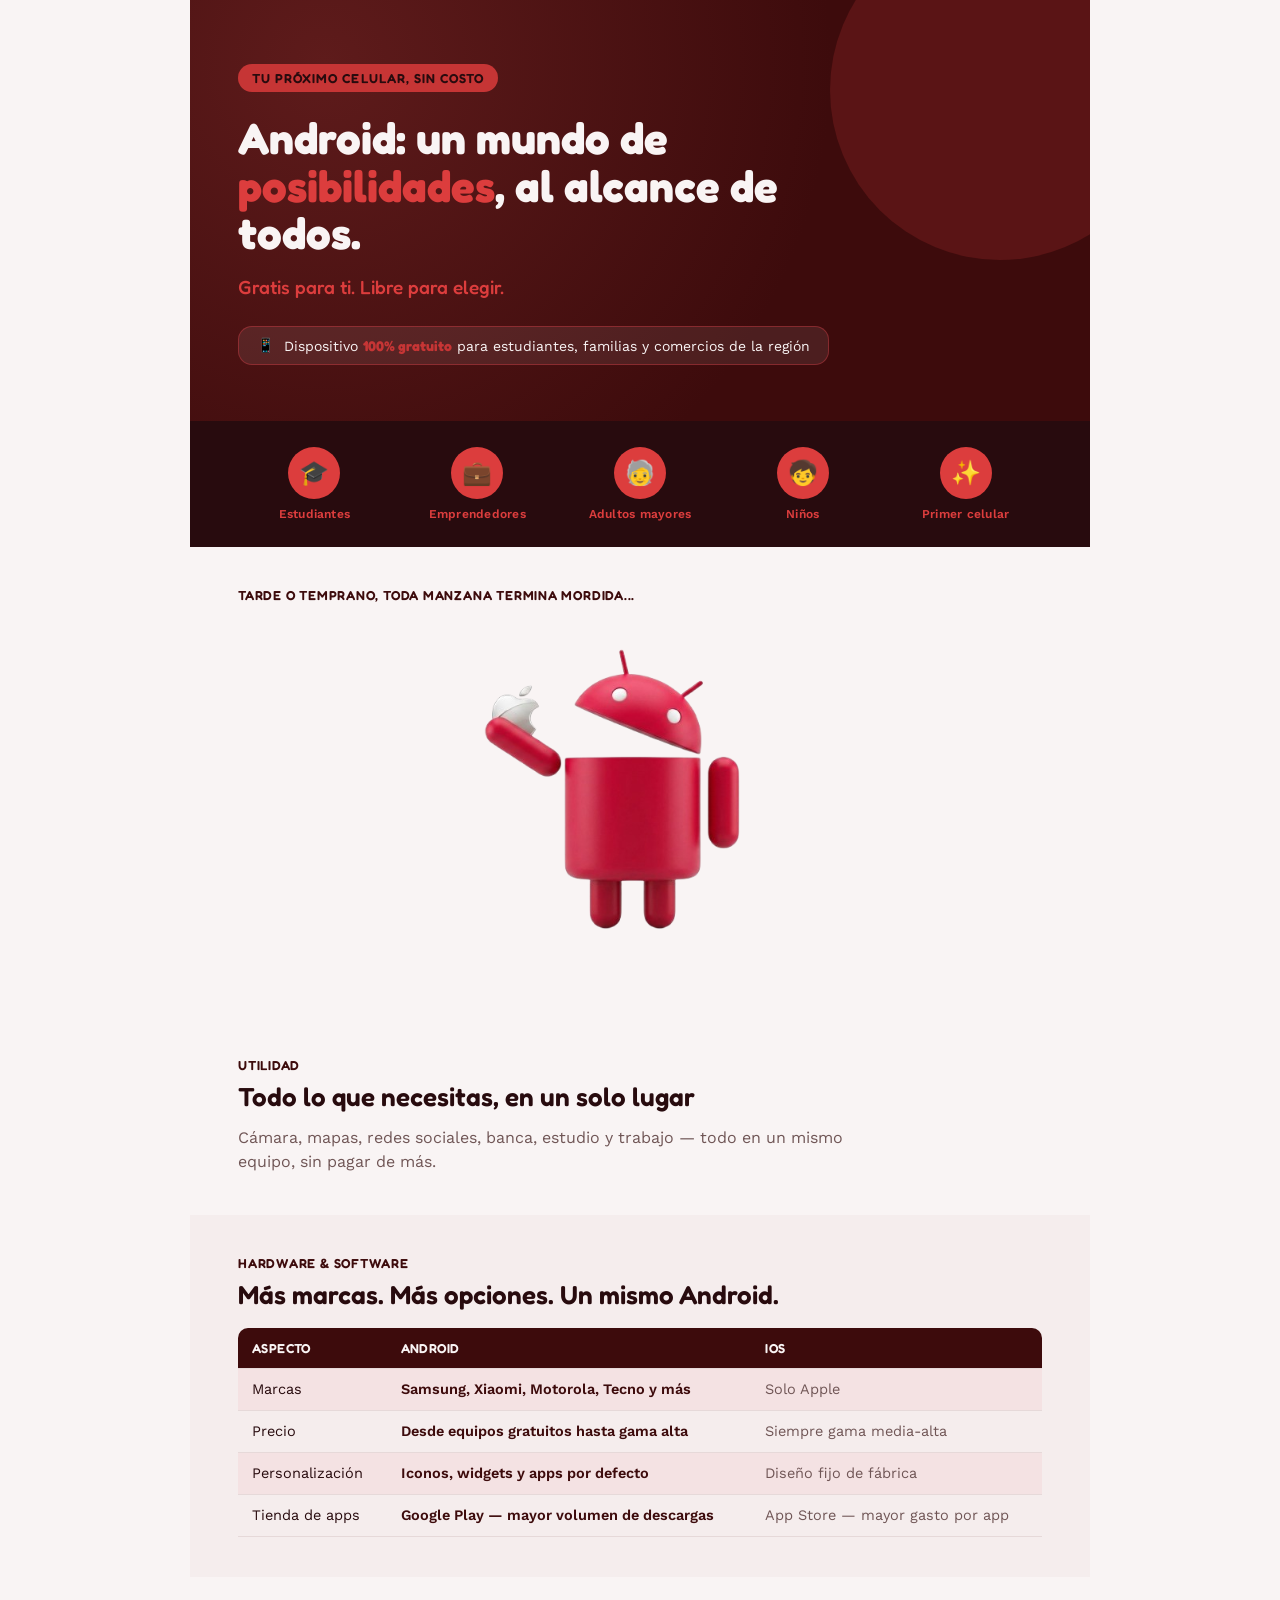
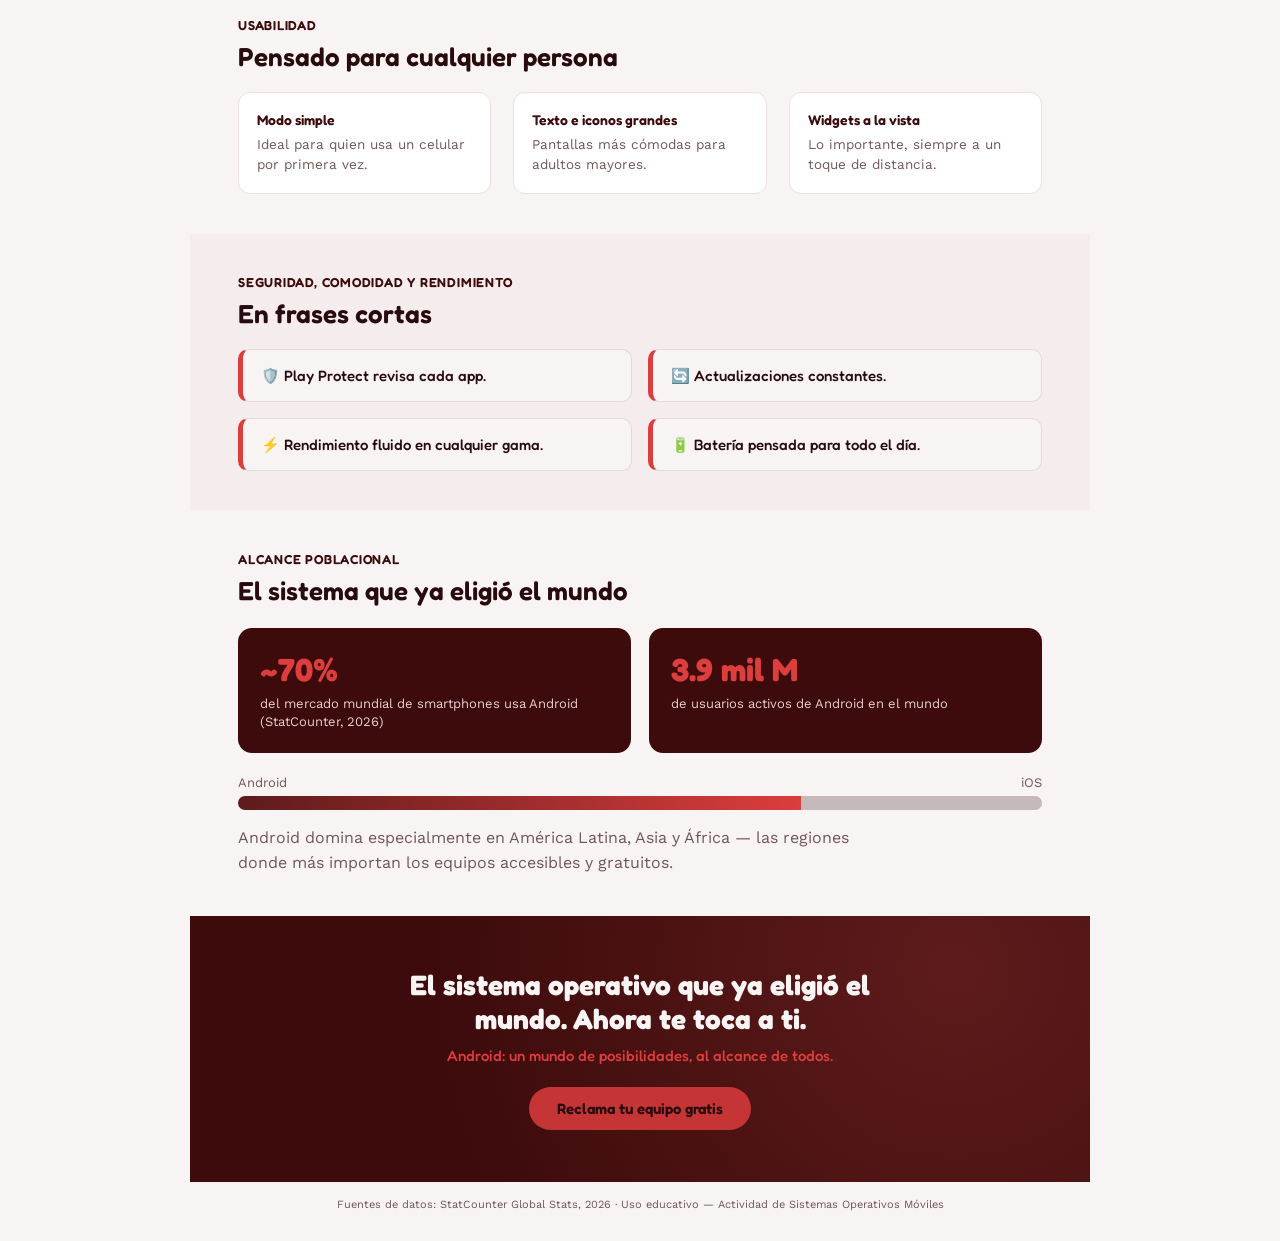
<file: Infografia/Index.html>
<!DOCTYPE html>
<html lang="es">
<head>
<meta charset="UTF-8">
<title>Android: un mundo de posibilidades, al alcance de todos</title>
<meta name="viewport" content="width=device-width, initial-scale=1.0">
<link rel="preconnect" href="https://fonts.googleapis.com">
<link href="https://fonts.googleapis.com/css2?family=Fredoka:wght@400;500;600;700&family=Work+Sans:wght@400;500;600;700;800&display=swap" rel="stylesheet">
<link rel="stylesheet" href="style.css">
</head>
<body>
<div class="sheet">

  <!-- HERO -->
  <div class="hero">
    <span class="eyebrow">Tu próximo celular, sin costo</span>
    <h1>Android: un mundo de <span>posibilidades</span>, al alcance de todos.</h1>
    <p class="sub">Gratis para ti. Libre para elegir.</p>
    <div class="free-badge">📱 <span>Dispositivo <b>100% gratuito</b> para estudiantes, familias y comercios de la región</span></div>
  </div>

  <!-- SIGNATURE: PEOPLE STRIP -->
  <div class="people">
    <div class="person"><div class="icon">🎓</div><div class="label">Estudiantes</div></div>
    <div class="person"><div class="icon">💼</div><div class="label">Emprendedores</div></div>
    <div class="person"><div class="icon">🧓</div><div class="label">Adultos mayores</div></div>
    <div class="person"><div class="icon">🧒</div><div class="label">Niños</div></div>
    <div class="person"><div class="icon">✨</div><div class="label">Primer celular</div></div>
  </div>

  <section class="intro">
    <div class="kicker">Tarde o temprano, toda manzana termina mordida...</div>
    <div class="bloque-foto"> <!-- Contenedor que centra la siguiente imagen. -->
        <img src="img.png" alt="Foto de Android" class="foto-perfil" style="margin-top: 20px; width: 100%; max-width: 500px; border-radius: 10px;"> <!-- Imagen ilustrativa. Igual que la anterior, el style inline sobreescribe el tamaño/forma que traería por defecto la clase "foto-perfil". width:100% aquí significa "ocupa el 100% de su contenedor", pero como también tiene max-width:200px, nunca superará los 200px reales. -->
    </div> <!-- Cierra el contenedor de la imagen. -->
  </section>

  <!-- UTILIDAD -->
  <section>
    <div class="kicker">Utilidad</div>
    <h2 class="section-title">Todo lo que necesitas, en un solo lugar</h2>
    <p class="lead">Cámara, mapas, redes sociales, banca, estudio y trabajo — todo en un mismo equipo, sin pagar de más.</p>
  </section>

  <!-- HARDWARE / SOFTWARE -->
  <section class="alt">
    <div class="kicker">Hardware &amp; software</div>
    <h2 class="section-title">Más marcas. Más opciones. Un mismo Android.</h2>
    <table>
      <tr><th>Aspecto</th><th>Android</th><th>iOS</th></tr>
      <tr><td>Marcas</td><td class="android">Samsung, Xiaomi, Motorola, Tecno y más</td><td class="ios">Solo Apple</td></tr>
      <tr><td>Precio</td><td class="android">Desde equipos gratuitos hasta gama alta</td><td class="ios">Siempre gama media-alta</td></tr>
      <tr><td>Personalización</td><td class="android">Iconos, widgets y apps por defecto</td><td class="ios">Diseño fijo de fábrica</td></tr>
      <tr><td>Tienda de apps</td><td class="android">Google Play — mayor volumen de descargas</td><td class="ios">App Store — mayor gasto por app</td></tr>
    </table>
  </section>

  <!-- USABILIDAD -->
  <section>
    <div class="kicker">Usabilidad</div>
    <h2 class="section-title">Pensado para cualquier persona</h2>
    <div class="usa-row">
      <div class="usa-card"><div class="tag">Modo simple</div><p>Ideal para quien usa un celular por primera vez.</p></div>
      <div class="usa-card"><div class="tag">Texto e iconos grandes</div><p>Pantallas más cómodas para adultos mayores.</p></div>
      <div class="usa-card"><div class="tag">Widgets a la vista</div><p>Lo importante, siempre a un toque de distancia.</p></div>
    </div>
  </section>

  <!-- SEGURIDAD / COMODIDAD / RENDIMIENTO -->
  <section class="alt">
    <div class="kicker">Seguridad, comodidad y rendimiento</div>
    <h2 class="section-title">En frases cortas</h2>
    <div class="grid4">
      <div class="chip">🛡️ Play Protect revisa cada app.</div>
      <div class="chip">🔄 Actualizaciones constantes.</div>
      <div class="chip">⚡ Rendimiento fluido en cualquier gama.</div>
      <div class="chip">🔋 Batería pensada para todo el día.</div>
    </div>
  </section>

  <!-- ALCANCE POBLACIONAL -->
  <section>
    <div class="kicker">Alcance poblacional</div>
    <h2 class="section-title">El sistema que ya eligió el mundo</h2>
    <div class="stat-wrap">
      <div class="stat"><div class="num">~70%</div><div class="desc">del mercado mundial de smartphones usa Android (StatCounter, 2026)</div></div>
      <div class="stat"><div class="num">3.9 mil M</div><div class="desc">de usuarios activos de Android en el mundo</div></div>
    </div>
    <div class="bar-label"><span>Android</span><span>iOS</span></div>
    <div class="bar-track">
      <div class="bar-fill" style="width:70%"></div>
      <div class="bar-fill ios" style="width:30%"></div>
    </div>
    <p class="lead" style="margin-top:16px;">Android domina especialmente en América Latina, Asia y África — las regiones donde más importan los equipos accesibles y gratuitos.</p>
  </section>

  <!-- CIERRE -->
  <div class="closing">
    <h3>El sistema operativo que ya eligió el mundo. Ahora te toca a ti.</h3>
    <p>Android: un mundo de posibilidades, al alcance de todos.</p>
    <div class="cta">Reclama tu equipo gratis</div>
  </div>

  <footer>Fuentes de datos: StatCounter Global Stats, 2026 · Uso educativo — Actividad de Sistemas Operativos Móviles</footer>
</div>
</body>
</html>
</file>
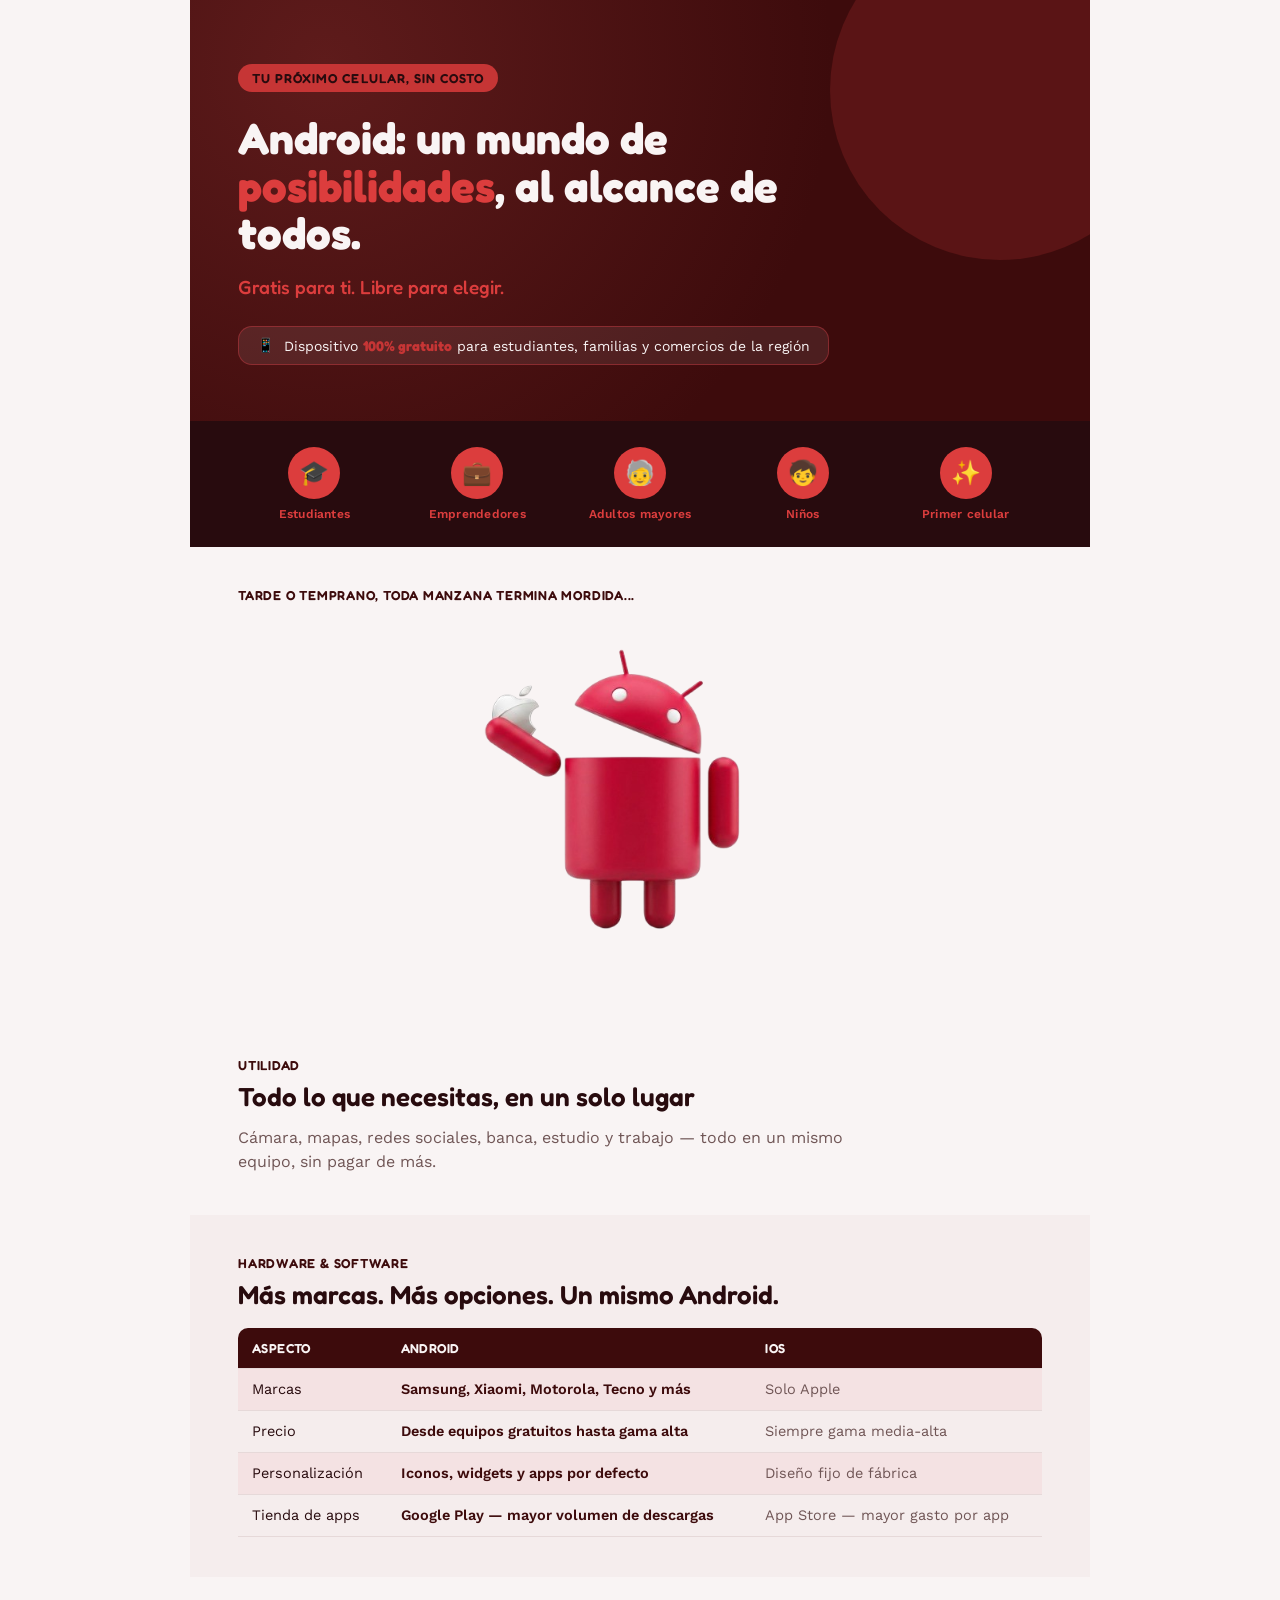
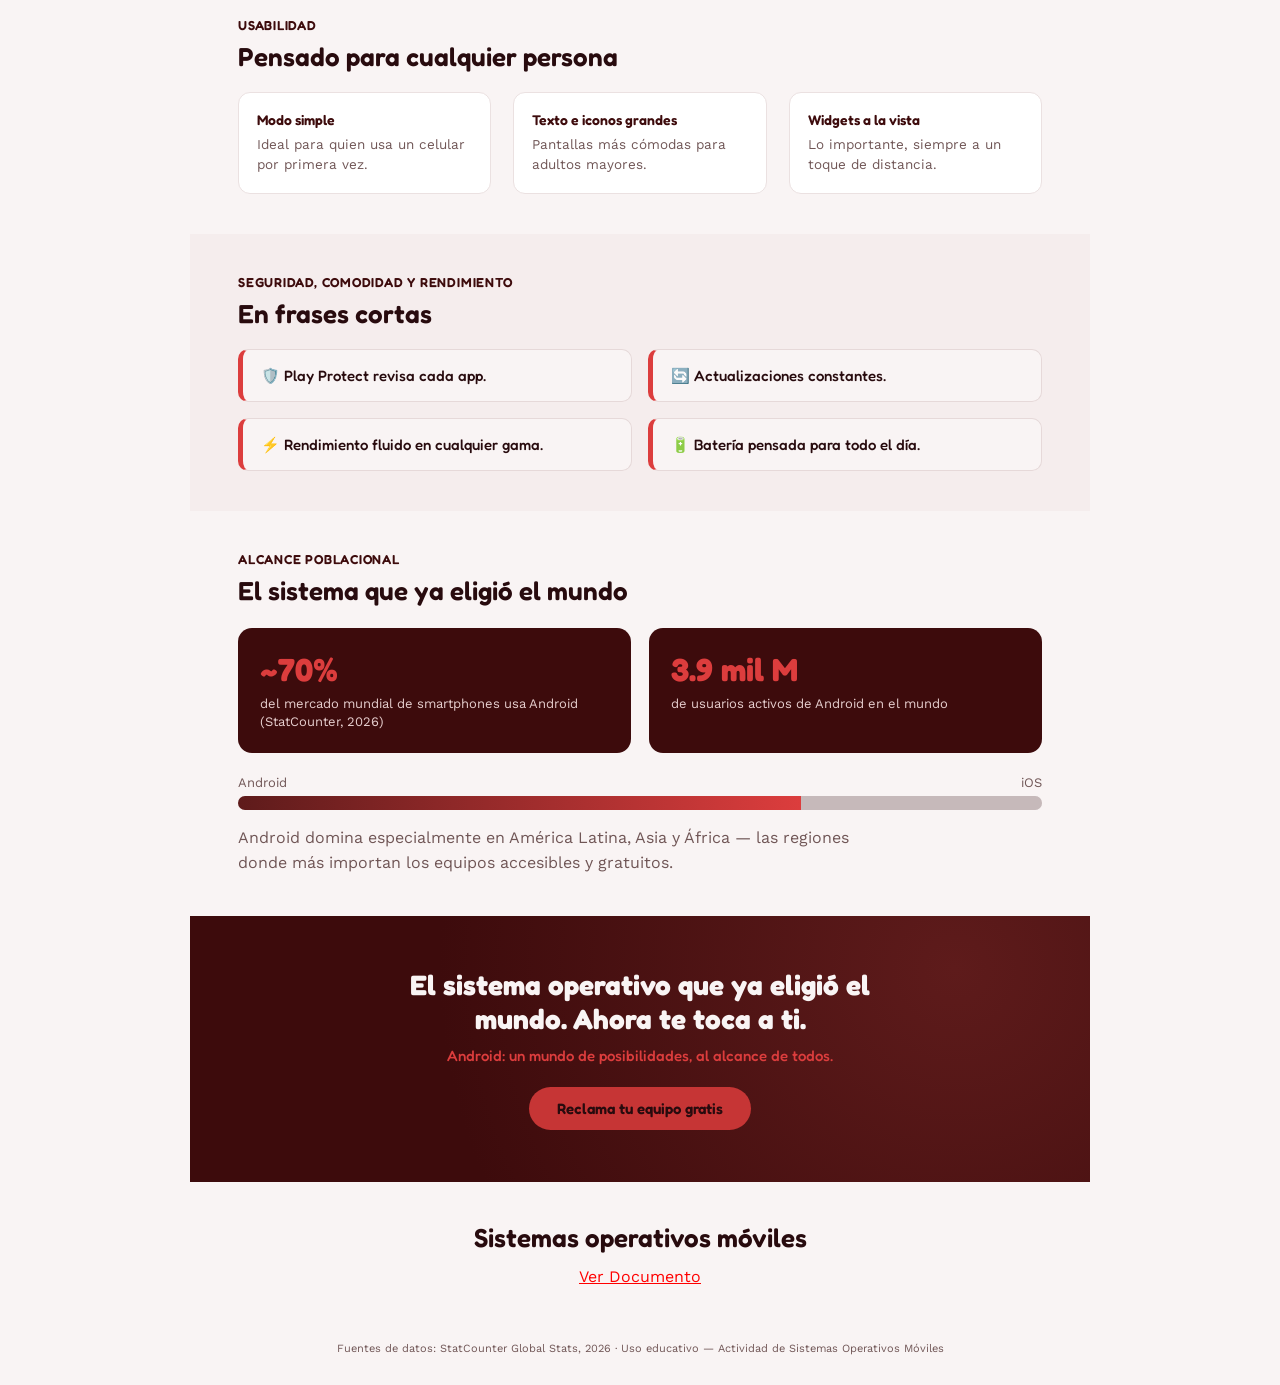
<file: Infografia/index.html>
<!DOCTYPE html>
<html lang="es">
<head>
<meta charset="UTF-8">
<title>Android: un mundo de posibilidades, al alcance de todos</title>
<meta name="viewport" content="width=device-width, initial-scale=1.0">
<link rel="preconnect" href="https://fonts.googleapis.com">
<link href="https://fonts.googleapis.com/css2?family=Fredoka:wght@400;500;600;700&family=Work+Sans:wght@400;500;600;700;800&display=swap" rel="stylesheet">
<link rel="stylesheet" href="style.css">
</head>
<body>
<div class="sheet">

  <!-- HERO -->
  <div class="hero">
    <span class="eyebrow">Tu próximo celular, sin costo</span>
    <h1>Android: un mundo de <span>posibilidades</span>, al alcance de todos.</h1>
    <p class="sub">Gratis para ti. Libre para elegir.</p>
    <div class="free-badge">📱 <span>Dispositivo <b>100% gratuito</b> para estudiantes, familias y comercios de la región</span></div>
  </div>

  <!-- SIGNATURE: PEOPLE STRIP -->
  <div class="people">
    <div class="person"><div class="icon">🎓</div><div class="label">Estudiantes</div></div>
    <div class="person"><div class="icon">💼</div><div class="label">Emprendedores</div></div>
    <div class="person"><div class="icon">🧓</div><div class="label">Adultos mayores</div></div>
    <div class="person"><div class="icon">🧒</div><div class="label">Niños</div></div>
    <div class="person"><div class="icon">✨</div><div class="label">Primer celular</div></div>
  </div>

  <section class="intro">
    <div class="kicker">Tarde o temprano, toda manzana termina mordida...</div>
    <div class="bloque-foto"> <!-- Contenedor que centra la siguiente imagen. -->
        <img src="img.png" alt="Foto de Android" class="foto-perfil" style="margin-top: 20px; width: 100%; max-width: 500px; border-radius: 10px;"> <!-- Imagen ilustrativa. Igual que la anterior, el style inline sobreescribe el tamaño/forma que traería por defecto la clase "foto-perfil". width:100% aquí significa "ocupa el 100% de su contenedor", pero como también tiene max-width:200px, nunca superará los 200px reales. -->
    </div> <!-- Cierra el contenedor de la imagen. -->
  </section>

  <!-- UTILIDAD -->
  <section>
    <div class="kicker">Utilidad</div>
    <h2 class="section-title">Todo lo que necesitas, en un solo lugar</h2>
    <p class="lead">Cámara, mapas, redes sociales, banca, estudio y trabajo — todo en un mismo equipo, sin pagar de más.</p>
  </section>

  <!-- HARDWARE / SOFTWARE -->
  <section class="alt">
    <div class="kicker">Hardware &amp; software</div>
    <h2 class="section-title">Más marcas. Más opciones. Un mismo Android.</h2>
    <table>
      <tr><th>Aspecto</th><th>Android</th><th>iOS</th></tr>
      <tr><td>Marcas</td><td class="android">Samsung, Xiaomi, Motorola, Tecno y más</td><td class="ios">Solo Apple</td></tr>
      <tr><td>Precio</td><td class="android">Desde equipos gratuitos hasta gama alta</td><td class="ios">Siempre gama media-alta</td></tr>
      <tr><td>Personalización</td><td class="android">Iconos, widgets y apps por defecto</td><td class="ios">Diseño fijo de fábrica</td></tr>
      <tr><td>Tienda de apps</td><td class="android">Google Play — mayor volumen de descargas</td><td class="ios">App Store — mayor gasto por app</td></tr>
    </table>
  </section>

  <!-- USABILIDAD -->
  <section>
    <div class="kicker">Usabilidad</div>
    <h2 class="section-title">Pensado para cualquier persona</h2>
    <div class="usa-row">
      <div class="usa-card"><div class="tag">Modo simple</div><p>Ideal para quien usa un celular por primera vez.</p></div>
      <div class="usa-card"><div class="tag">Texto e iconos grandes</div><p>Pantallas más cómodas para adultos mayores.</p></div>
      <div class="usa-card"><div class="tag">Widgets a la vista</div><p>Lo importante, siempre a un toque de distancia.</p></div>
    </div>
  </section>

  <!-- SEGURIDAD / COMODIDAD / RENDIMIENTO -->
  <section class="alt">
    <div class="kicker">Seguridad, comodidad y rendimiento</div>
    <h2 class="section-title">En frases cortas</h2>
    <div class="grid4">
      <div class="chip">🛡️ Play Protect revisa cada app.</div>
      <div class="chip">🔄 Actualizaciones constantes.</div>
      <div class="chip">⚡ Rendimiento fluido en cualquier gama.</div>
      <div class="chip">🔋 Batería pensada para todo el día.</div>
    </div>
  </section>

  <!-- ALCANCE POBLACIONAL -->
  <section>
    <div class="kicker">Alcance poblacional</div>
    <h2 class="section-title">El sistema que ya eligió el mundo</h2>
    <div class="stat-wrap">
      <div class="stat"><div class="num">~70%</div><div class="desc">del mercado mundial de smartphones usa Android (StatCounter, 2026)</div></div>
      <div class="stat"><div class="num">3.9 mil M</div><div class="desc">de usuarios activos de Android en el mundo</div></div>
    </div>
    <div class="bar-label"><span>Android</span><span>iOS</span></div>
    <div class="bar-track">
      <div class="bar-fill" style="width:70%"></div>
      <div class="bar-fill ios" style="width:30%"></div>
    </div>
    <p class="lead" style="margin-top:16px;">Android domina especialmente en América Latina, Asia y África — las regiones donde más importan los equipos accesibles y gratuitos.</p>
  </section>

  <!-- CIERRE -->
  <div class="closing">
    <h3>El sistema operativo que ya eligió el mundo. Ahora te toca a ti.</h3>
    <p>Android: un mundo de posibilidades, al alcance de todos.</p>
    <div class="cta">Reclama tu equipo gratis</div>
  </div>
  
  <section class="intro">
    <h2 class="section-title" style="text-align: center;">Sistemas operativos móviles</h2>
       <a href="SistemasOM.pdf" target="_blank" style="display: block; margin-top: 10px; text-align: center; color:red">Ver Documento</a>
  </section>
  
  <footer>Fuentes de datos: StatCounter Global Stats, 2026 · Uso educativo — Actividad de Sistemas Operativos Móviles</footer>
</div>
</body>
</html>
</file>
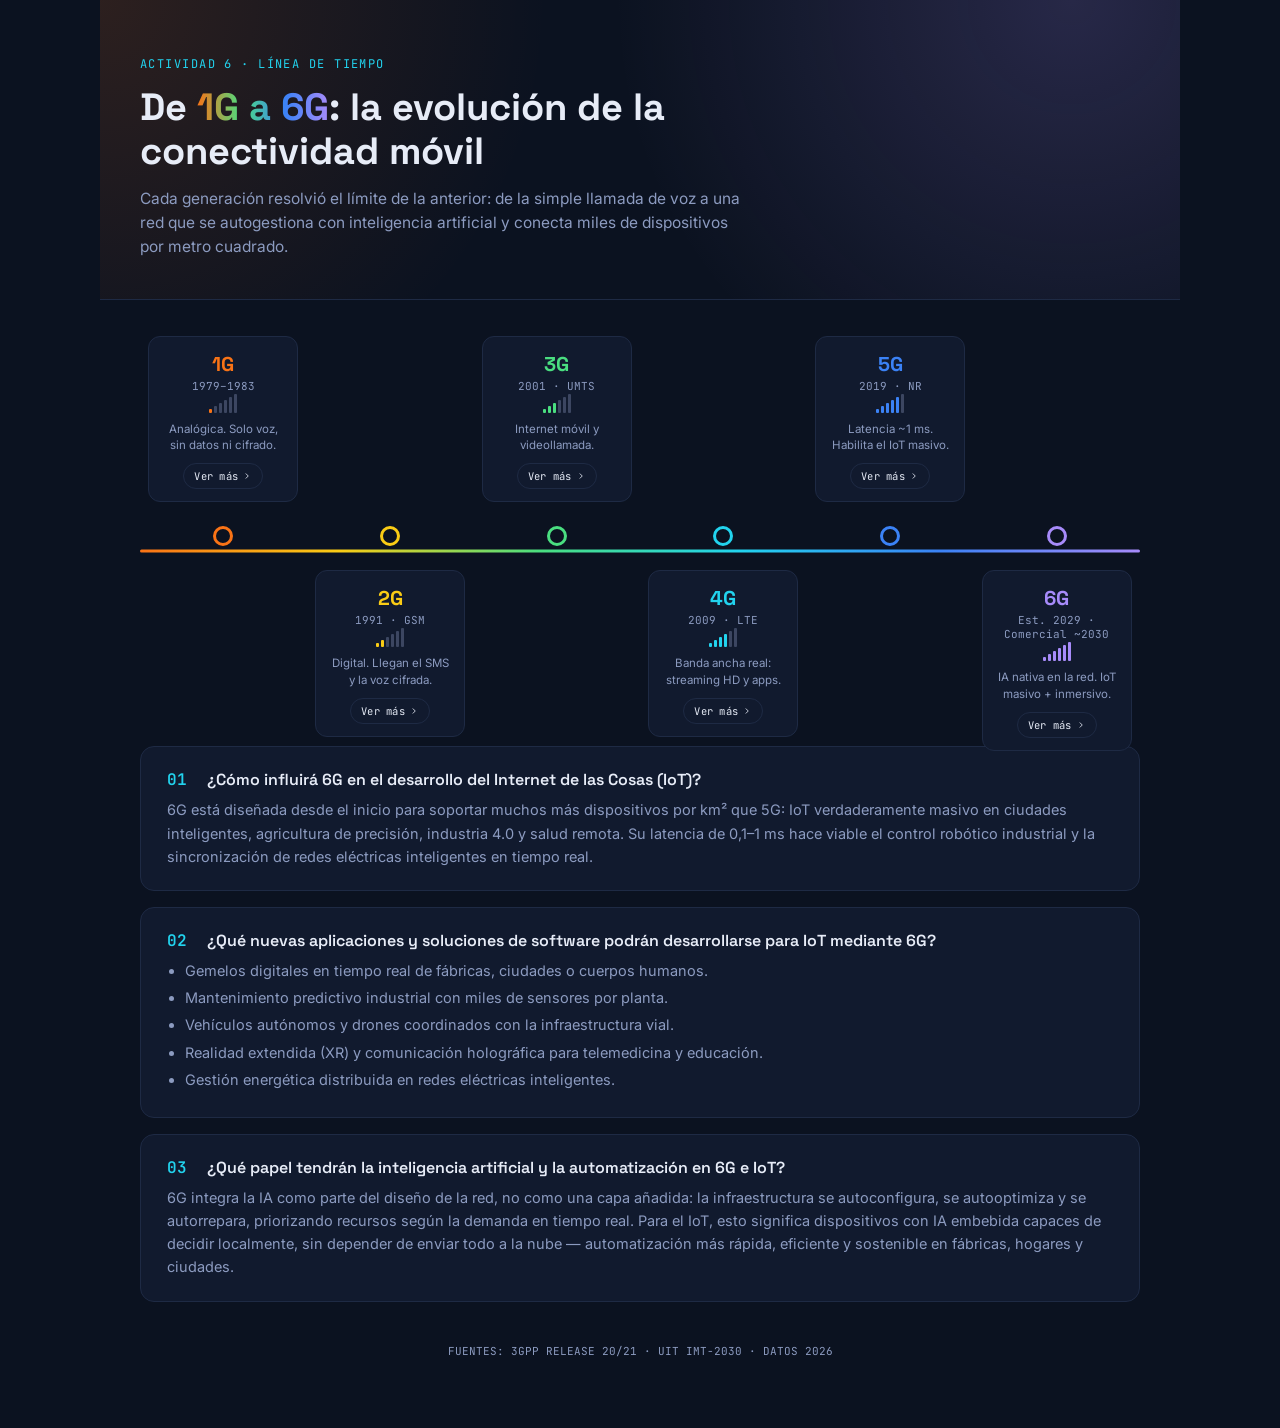
<file: LineaT/index.html>
<!DOCTYPE html>
<html lang="en">
<head>
    <meta charset="UTF-8">
    <title>Linea de tiempo</title>
    <meta name="viewport" content="width=device-width, initial-scale=1.0">
    <link rel="preconnect" href="https://fonts.googleapis.com">
    <link href="https://fonts.googleapis.com/css2?family=Space+Grotesk:wght@500;600;700&family=Inter:wght@400;500;600&family=JetBrains+Mono:wght@500;700&display=swap" rel="stylesheet">
    <link rel="stylesheet" href="style.css">
    
</head>
<body>

    <div class="wrap">
 
  <div class="hero">
    <div class="eyebrow">Actividad 6 · Línea de tiempo</div>
    <h1>De <span class="grad">1G a 6G</span>: la evolución de la conectividad móvil</h1>
    <p>Cada generación resolvió el límite de la anterior: de la simple llamada de voz a una red que se autogestiona con inteligencia artificial y conecta miles de dispositivos por metro cuadrado.</p>
  </div>
 
  <div class="timeline-section">
    <div class="track-wrap">
      <div class="track-line"></div>
      <div class="track">
 
        <div class="node g1">
          <div class="card top">
            <div class="gen">1G</div>
            <div class="year">1979–1983</div>
            <div class="bars"><i class="on" style="height:4px"></i><i style="height:7px"></i><i style="height:10px"></i><i style="height:13px"></i><i style="height:16px"></i><i style="height:19px"></i></div>
            <div class="desc">Analógica. Solo voz, sin datos ni cifrado.</div>
            <button class="more-btn" onclick="openModal('g1')">Ver más <svg viewBox="0 0 24 24" fill="none" stroke="currentColor" stroke-width="2"><path d="M9 18l6-6-6-6"/></svg></button>
          </div>
          <div class="dot"></div>
        </div>
 
        <div class="node g2">
          <div class="card bottom">
            <div class="gen">2G</div>
            <div class="year">1991 · GSM</div>
            <div class="bars"><i class="on" style="height:4px"></i><i class="on" style="height:7px"></i><i style="height:10px"></i><i style="height:13px"></i><i style="height:16px"></i><i style="height:19px"></i></div>
            <div class="desc">Digital. Llegan el SMS y la voz cifrada.</div>
            <button class="more-btn" onclick="openModal('g2')">Ver más <svg viewBox="0 0 24 24" fill="none" stroke="currentColor" stroke-width="2"><path d="M9 18l6-6-6-6"/></svg></button>
          </div>
          <div class="dot"></div>
        </div>
 
        <div class="node g3">
          <div class="card top">
            <div class="gen">3G</div>
            <div class="year">2001 · UMTS</div>
            <div class="bars"><i class="on" style="height:4px"></i><i class="on" style="height:7px"></i><i class="on" style="height:10px"></i><i style="height:13px"></i><i style="height:16px"></i><i style="height:19px"></i></div>
            <div class="desc">Internet móvil y videollamada.</div>
            <button class="more-btn" onclick="openModal('g3')">Ver más <svg viewBox="0 0 24 24" fill="none" stroke="currentColor" stroke-width="2"><path d="M9 18l6-6-6-6"/></svg></button>
          </div>
          <div class="dot"></div>
        </div>
 
        <div class="node g4">
          <div class="card bottom">
            <div class="gen">4G</div>
            <div class="year">2009 · LTE</div>
            <div class="bars"><i class="on" style="height:4px"></i><i class="on" style="height:7px"></i><i class="on" style="height:10px"></i><i class="on" style="height:13px"></i><i style="height:16px"></i><i style="height:19px"></i></div>
            <div class="desc">Banda ancha real: streaming HD y apps.</div>
            <button class="more-btn" onclick="openModal('g4')">Ver más <svg viewBox="0 0 24 24" fill="none" stroke="currentColor" stroke-width="2"><path d="M9 18l6-6-6-6"/></svg></button>
          </div>
          <div class="dot"></div>
        </div>
 
        <div class="node g5">
          <div class="card top">
            <div class="gen">5G</div>
            <div class="year">2019 · NR</div>
            <div class="bars"><i class="on" style="height:4px"></i><i class="on" style="height:7px"></i><i class="on" style="height:10px"></i><i class="on" style="height:13px"></i><i class="on" style="height:16px"></i><i style="height:19px"></i></div>
            <div class="desc">Latencia ~1 ms. Habilita el IoT masivo.</div>
            <button class="more-btn" onclick="openModal('g5')">Ver más <svg viewBox="0 0 24 24" fill="none" stroke="currentColor" stroke-width="2"><path d="M9 18l6-6-6-6"/></svg></button>
          </div>
          <div class="dot"></div>
        </div>
 
        <div class="node g6">
          <div class="card bottom">
            <div class="gen">6G</div>
            <div class="year">Est. 2029 · Comercial ~2030</div>
            <div class="bars"><i class="on" style="height:4px"></i><i class="on" style="height:7px"></i><i class="on" style="height:10px"></i><i class="on" style="height:13px"></i><i class="on" style="height:16px"></i><i class="on" style="height:19px"></i></div>
            <div class="desc">IA nativa en la red. IoT masivo + inmersivo.</div>
            <button class="more-btn" onclick="openModal('g6')">Ver más <svg viewBox="0 0 24 24" fill="none" stroke="currentColor" stroke-width="2"><path d="M9 18l6-6-6-6"/></svg></button>
          </div>
          <div class="dot"></div>
        </div>
 
      </div>
    </div>
  </div>
 
  <div class="qa">
    <div class="qa-item">
      <div class="q"><span class="n">01</span> ¿Cómo influirá 6G en el desarrollo del Internet de las Cosas (IoT)?</div>
      <div class="a">6G está diseñada desde el inicio para soportar muchos más dispositivos por km² que 5G: IoT verdaderamente masivo en ciudades inteligentes, agricultura de precisión, industria 4.0 y salud remota. Su latencia de 0,1–1 ms hace viable el control robótico industrial y la sincronización de redes eléctricas inteligentes en tiempo real.</div>
    </div>
 
    <div class="qa-item">
      <div class="q"><span class="n">02</span> ¿Qué nuevas aplicaciones y soluciones de software podrán desarrollarse para IoT mediante 6G?</div>
      <div class="a">
        <ul>
          <li>Gemelos digitales en tiempo real de fábricas, ciudades o cuerpos humanos.</li>
          <li>Mantenimiento predictivo industrial con miles de sensores por planta.</li>
          <li>Vehículos autónomos y drones coordinados con la infraestructura vial.</li>
          <li>Realidad extendida (XR) y comunicación holográfica para telemedicina y educación.</li>
          <li>Gestión energética distribuida en redes eléctricas inteligentes.</li>
        </ul>
      </div>
    </div>
 
    <div class="qa-item">
      <div class="q"><span class="n">03</span> ¿Qué papel tendrán la inteligencia artificial y la automatización en 6G e IoT?</div>
      <div class="a">6G integra la IA como parte del diseño de la red, no como una capa añadida: la infraestructura se autoconfigura, se autooptimiza y se autorrepara, priorizando recursos según la demanda en tiempo real. Para el IoT, esto significa dispositivos con IA embebida capaces de decidir localmente, sin depender de enviar todo a la nube — automatización más rápida, eficiente y sostenible en fábricas, hogares y ciudades.</div>
    </div>
  </div>
 
  <footer>FUENTES: 3GPP RELEASE 20/21 · UIT IMT-2030 · DATOS 2026</footer>
</div>
 
<div class="modal-overlay" id="modalOverlay" onclick="if(event.target===this) closeModal()">
  <div class="modal" role="dialog" aria-modal="true">
    <button class="modal-close" onclick="closeModal()" aria-label="Cerrar">✕</button>
    <div class="modal-badge" id="modalBadge">1G</div>
    <div class="modal-year" id="modalYear">1979–1983</div>
    <div id="modalBody"></div>
    <div class="img-grid" id="modalImgGrid"></div>
  </div>
</div>
    

    <script src="script.js"></script>
</body>
</html>
</file>
<file: History_cars/Style.css>
/* ============================================================
   REGLAS GENERALES DEL DOCUMENTO (body)
   ============================================================ */
body {
  min-height: 100%;              /* El body ocupa como mínimo el 100% de la altura de su contenedor padre (html). */
  margin: 0;                     /* Quita el margen blanco que el navegador pone por defecto alrededor de toda la página. */
  background-color: #5e6265;     /* Color de fondo: un gris oscuro (casi negro), definido en formato hexadecimal RGB. */
  color: #dce3e9;                /* Color del texto por defecto: un blanco grisáceo suave, para que contraste bien con el fondo oscuro. */
  min-height: 100vh;             /* "vh" = viewport height (alto de la ventana). 100vh = el body mide al menos todo el alto visible de la pantalla, aunque haya poco contenido. */
  display: flex;                 /* Convierte al body en un contenedor "flexbox", lo que permite acomodar a sus hijos directos de forma flexible (en fila o columna). */
  flex-direction: column;        /* Dentro del flexbox, los hijos se acomodan en columna: uno debajo del otro, de arriba hacia abajo. */
  overflow-x: hidden; /* Oculta el contenido que sobresale horizontalmente de la caja y desactiva por completo el desplazamiento (scroll) lateral en ese eje. */
}

/* ============================================================
   LISTAS (ul y li) — color de texto
   ============================================================ */
ul, li {
  color: #dce3e9;                /* Mismo gris claro que el body, para que el texto de las listas se vea igual de legible sobre el fondo oscuro. */
}

/* ============================================================
   TABLAS — reglas compartidas por table, th (encabezado) y td (celda)
   ============================================================ */
table, th, td {
  border-collapse: collapse;     /* Une los bordes de las celdas en una sola línea, en vez de mostrar doble borde entre celda y celda. */
  border: 1px solid black;       /* Borde de 1 píxel de grosor, línea sólida (no punteada), de color negro. */
  margin: 70px auto 40px auto;   /* Margen exterior en orden arriba-derecha-abajo-izquierda: 70px arriba, auto a los lados (centra horizontalmente), 40px abajo. */
}

/* Encabezados de las tablas (<th>) */
th {
  height: 50px;                  /* Alto fijo de la celda de encabezado: 50 píxeles. */
  width: 300px;                  /* Ancho fijo de la celda de encabezado: 300 píxeles. */
  font-size: 20px;                /* Tamaño de la letra dentro del encabezado: 20 píxeles. */
}

/* Celdas de datos de la tabla (<td>) */
td {
  height: 50px;                  /* Alto fijo de cada celda de datos: 50 píxeles (igual que el encabezado, para que la tabla se vea uniforme). */
  width: 300px;                  /* Ancho fijo de cada celda de datos: 300 píxeles. */
  text-align: center;            /* Centra horizontalmente el texto dentro de la celda. */
  font-size: 18px;                /* Tamaño de letra: 18 píxeles (un poco más pequeño que el del encabezado, para diferenciar jerarquía). */
}

/* ============================================================
   SUBTÍTULO (clase .subtitulo)
   ============================================================ */
.subtitulo {
  color: #f0f2f5;                        /* Color de texto casi blanco (un gris muy claro), para resaltar sobre el fondo oscuro. */
  text-align: center;                    /* Centra el texto horizontalmente dentro de su contenedor. */
  font-family: 'Segoe UI', Tahoma, Geneva, Verdana, sans-serif;
                                          /* Lista de fuentes en orden de preferencia: si 'Segoe UI' no está instalada, prueba Tahoma, luego Geneva, luego Verdana, y si ninguna existe usa cualquier fuente "sans-serif" (sin remates) del sistema. */
  text-transform: uppercase;             /* Convierte automáticamente todo el texto a MAYÚSCULAS, sin importar cómo esté escrito en el HTML. */
  letter-spacing: 2px;                   /* Añade 2 píxeles de espacio extra entre cada letra, para dar un aire más "premium"/elegante. */
  font-size: 16px;                        /* Tamaño de letra: 16 píxeles, discreto porque es un subtítulo. */
  font-weight: 400;                       /* Grosor de la letra: 400 = "normal" (la escala va de 100=muy delgada a 900=muy gruesa). */
  opacity: 0.85;                          /* Opacidad del elemento completo: 0.85 = 85% visible / 15% transparente, para suavizarlo un poco frente al título principal. */
}

/* ============================================================
   ENCABEZADO DE SECCIÓN (h2) — usado para cada automóvil
   ============================================================ */
h2 {
  margin-top: 40px;                       /* Espacio de 40 píxeles antes del encabezado (separa esta sección de la anterior). */

  border-bottom: 3px solid #ffb703;       /* Línea decorativa debajo del texto: 3px de grosor, sólida, color dorado/amarillo deportivo (#ffb703). */
  display: table;                         /* Hace que el elemento se comporte como una tabla en cuanto a tamaño: su ancho se ajusta exactamente al texto que contiene (así el borde inferior no ocupa toda la fila, solo el ancho del texto). */

  margin-left: auto;                      /* Junto con margin-right: auto, centra horizontalmente el bloque (porque su ancho ya no es 100% gracias a display: table). */
  margin-right: auto;                     /* Ver comentario de la línea anterior: completa el centrado horizontal. */
  margin-bottom: 30px;                    /* Espacio de 30 píxeles después del encabezado, antes del contenido que sigue. */
  padding-bottom: 15px;                   /* Espacio interno de 15 píxeles entre el texto y la línea dorada de abajo (border-bottom), para que no queden pegados. */

  background: linear-gradient(180deg, rgb(85, 8, 8) 40%, rgb(140, 20, 20) 100%);
                                           /* Crea un degradado de color: 180deg = de arriba hacia abajo. Empieza en un vino oscuro rgb(85,8,8) hasta el 40% del elemento, y termina en un vino más claro rgb(140,20,20) en el 100% (parte final). Este degradado se usará como "relleno" del texto, no como fondo visible normal. */
  -webkit-background-clip: text;          /* Recorta ese fondo (el degradado de arriba) para que solo se vea dentro de la forma de las letras del texto, como una plantilla/stencil. Requiere el prefijo -webkit- para funcionar en navegadores basados en Chrome/Safari. */
  -webkit-text-fill-color: transparent;   /* Hace transparente el color de relleno normal del texto, para que en su lugar se vea el degradado recortado por la línea anterior. */

  filter: drop-shadow(2px 4px 10px rgba(0, 0, 0, 0.7));
                                           /* Sombra proyectada: 2px de desplazamiento horizontal, 4px vertical, 10px de difuminado, color negro con 70% de opacidad (rgba con el último valor 0.7). Le da volumen/profundidad al texto. */
}

/* ============================================================
   CONTENEDOR DE IMAGEN (clase .img-container)
   ============================================================ */
.img-container {
  position: relative;             /* Convierte a este elemento en el "punto de referencia" para cualquier hijo con position: absolute dentro de él (en este caso, el botón de audio). Es OBLIGATORIO para que ese hijo no se posicione respecto a toda la página. */
  display: flex;                  /* Activa flexbox para poder centrar fácilmente la imagen que contiene. */
  justify-content: center;        /* Centra horizontalmente el contenido (la imagen) dentro del contenedor flex. */
  margin-bottom: 20px;            /* Espacio de 20 píxeles después del contenedor, antes del siguiente elemento. */
  max-width: 800px;               /* El contenedor nunca crecerá más de 800 píxeles de ancho, sin importar el tamaño de la pantalla. */
  margin-left: auto;              /* Junto con margin-right: auto, centra el contenedor horizontalmente en la página (útil porque tiene max-width). */
  margin-right: auto;             /* Ver línea anterior: completa el centrado horizontal del contenedor. */
}

/* La imagen dentro del contenedor */
.img-container img {
  display: block;                 /* Elimina el espacio extra que las imágenes suelen dejar debajo (por ser "inline" por defecto) y la trata como un bloque independiente. */
  width: 100%;                    /* La imagen ocupa el 100% del ancho de su contenedor (.img-container, que mide hasta 800px). */
  height: auto;                    /* La altura se calcula automáticamente para mantener la proporción original de la imagen (evita que se vea estirada o deformada). */
}

/* Botón/ícono de audio compacto, superpuesto sobre la imagen */
.audio-compacto {
  position: absolute;             /* Se posiciona de forma libre usando coordenadas (top/right/bottom/left), tomando como referencia al padre más cercano con position: relative (.img-container). */
  bottom: 0px;                    /* Queda pegado exactamente al borde inferior del contenedor (0 píxeles de separación). */
  right: -60px;                   /* Se desplaza 60 píxeles HACIA AFUERA del borde derecho del contenedor (el valor negativo lo saca del área visible de la imagen). */

  width: 45px;                    /* Ancho del botón: 45 píxeles (lo suficientemente pequeño para mostrar solo el ícono de reproducir). */
  height: 45px;                    /* Alto del botón: 45 píxeles, igual al ancho para mantenerlo cuadrado (necesario para que el border-radius forme un círculo perfecto). */
  border-radius: 50%;             /* Redondea las esquinas al 50%, lo que convierte un cuadrado perfecto en un círculo perfecto. */
  box-shadow: 0 4px 10px rgba(0, 0, 0, 0.5);
                                   /* Sombra del elemento (no del texto): 0px de desplazamiento horizontal, 4px vertical, 10px de difuminado, color negro al 50% de opacidad. Da sensación de que el botón "flota" sobre la foto. */
  z-index: 10;                    /* Controla el orden de apilamiento en el eje Z (profundidad): un valor alto como 10 asegura que el botón se dibuje ENCIMA de la imagen y no debajo. */
}

/* ============================================================
   TÍTULO PRINCIPAL DE LA PÁGINA (h1)
   ============================================================ */
h1 {
  font-family: 'Montserrat', 'Helvetica Neue', sans-serif;
                                   /* Igual que en .subtitulo: intenta usar 'Montserrat' primero, si no existe usa 'Helvetica Neue', y si tampoco existe, cualquier fuente sans-serif del sistema. */
  font-weight: 300;                /* Grosor de letra 300 = delgada/liviana, para dar una sensación elegante y no recargada. */
  font-size: 45px;                  /* Tamaño de letra grande: 45 píxeles, apropiado para un título principal. */
  text-align: center;              /* Centra el texto horizontalmente. */
  color: #1a1a1a;                  /* Color de texto casi negro (gris muy oscuro). Nota: como el body ya tiene fondo oscuro, este color solo se notará bien si h1 tiene su propio fondo claro o va sobre una imagen clara. */
  text-transform: uppercase;       /* Convierte el texto a MAYÚSCULAS automáticamente. */
  letter-spacing: 6px;             /* Separa cada letra 6 píxeles extra, dando un efecto más "espaciado" y llamativo que el subtítulo (que usa 2px). */

  border-bottom: 3px solid #ffb703; /* Misma línea decorativa dorada que en h2: 3px, sólida, color #ffb703. */
  display: table;                   /* Igual que en h2: hace que el ancho del elemento se ajuste solo al texto, para que la línea inferior no cruce toda la pantalla. */
  margin: 70px auto 40px auto;      /* Margen arriba-lados-abajo: 70px arriba, centrado automático a los lados, 40px abajo. */
  padding-bottom: 15px;              /* Espacio entre el texto y la línea dorada inferior: 15 píxeles. */
}

/* ============================================================
   LISTA PRINCIPAL (ul) — contenedor de los elementos
   ============================================================ */
ul {
  list-style: none;               /* Elimina los puntos/viñetas negras que los navegadores muestran por defecto en las listas. */
  padding: 0;                      /* Quita el espacio interno izquierdo que el navegador agrega por defecto a las listas (donde normalmente irían los puntos). */
  max-width: 650px;                /* La lista nunca será más ancha de 650 píxeles, para que el texto no se estire demasiado en pantallas grandes. */
  margin: 40px auto;               /* 40px de margen arriba y abajo, y "auto" a los lados: esto centra el bloque completo de la lista en la página. */
}

/* Cada elemento individual de la lista (<li>) */
li {
  font-family: 'Segoe UI', Tahoma, Geneva, Verdana, sans-serif;
                                   /* Misma familia de fuentes que .subtitulo, para mantener consistencia visual. */
  font-size: 18px;                  /* Tamaño de letra: 18 píxeles, cómodo para leer texto de lista. */
  line-height: 1.6;                /* Altura de línea: 1.6 veces el tamaño de la letra. Da más "aire" entre líneas cuando el texto ocupa más de un renglón, mejorando la legibilidad. */
  padding: 15px 20px;               /* Espacio interno: 15px arriba/abajo y 20px a los lados, entre el borde del elemento y su texto. */
  margin-bottom: 12px;              /* Separa cada elemento de la lista del siguiente con 12 píxeles de espacio. */
  background: rgba(255, 255, 255, 0.05);
                                   /* Fondo blanco (255,255,255) pero casi invisible: solo 5% de opacidad (0.05). Crea un efecto sutil de "tarjeta" translúcida sobre el fondo oscuro general. */
  border-left: 4px solid #ffb703;  /* Una línea vertical de 4 píxeles, sólida, color dorado, pegada al borde izquierdo de cada elemento — funciona como un "acento" visual. */
  border-radius: 4px;               /* Redondea ligeramente las 4 esquinas del elemento (4 píxeles de radio), suavizando su forma rectangular. */
  transition: transform 0.2s ease;  /* Define una animación suave: cuando la propiedad "transform" cambie (ver li:hover más abajo), lo hará en 0.2 segundos con una curva de aceleración "ease" (empieza y termina suave). */
}

/* Efecto al pasar el mouse sobre un elemento de la lista */
li:hover {
  transform: translateX(8px);      /* Mueve el elemento 8 píxeles hacia la derecha en el eje X, cuando el cursor está encima. Gracias a la "transition" de arriba, este movimiento se ve animado y no brusco. */
  background: rgba(255, 255, 255, 0.1);
                                   /* Aumenta la opacidad del fondo blanco de 5% a 10%, haciendo que la "tarjeta" se vea un poco más brillante/resaltada al pasar el mouse. */
}

/* ============================================================
   PIE DE PÁGINA (footer)
   ============================================================ */
footer {
  background-color: #000000;       /* Fondo negro puro (000000 = ausencia total de rojo, verde y azul). */
  padding: 30px 20px;                /* Espacio interno: 30px arriba/abajo, 20px a los lados, entre el borde del footer y su contenido. */
  margin-top: auto;                  /* Truco de flexbox: como el body es "display: flex" con "flex-direction: column", este margen automático empuja al footer hacia el final de la página, aunque haya poco contenido arriba (footer "pegajoso" al fondo). */
  border-top: 1px solid #222222;    /* Línea delgada (1px) en la parte superior del footer, de un gris muy oscuro casi negro, para separarlo sutilmente del contenido de arriba. */
  width: 100%;                       /* El footer ocupa el 100% del ancho disponible, de borde a borde de la pantalla. */
  box-sizing: border-box;            /* Cambia cómo se calcula el ancho total: con esto, el padding y el borde se incluyen DENTRO del 100% de ancho, en vez de sumarse aparte (evita que el footer se desborde de la pantalla). */
}

/* Contenedor interno que centra el contenido del footer */
.footer-container {
  max-width: 1200px;                /* El contenido interno del footer nunca superará los 1200 píxeles de ancho, aunque la pantalla sea más grande. */
  margin: 0 auto;                    /* 0 arriba/abajo y "auto" a los lados: centra este contenedor horizontalmente dentro del footer. */
  display: flex;                     /* Activa flexbox para poder alinear fácilmente los elementos internos (los íconos de redes). */
  justify-content: center;           /* Centra horizontalmente los elementos hijos dentro del contenedor flex. */
  align-items: center;               /* Centra verticalmente los elementos hijos dentro del contenedor flex. */
}

/* Agrupa las "burbujas" con las letras del nombre */
.footer-socials {
  display: flex;                     /* Pone los íconos uno al lado del otro en fila (comportamiento por defecto de flex). */
  gap: 15px;                          /* Deja un espacio de 15 píxeles entre cada burbuja/ícono, sin necesidad de usar márgenes individuales. */
}

/* Cada enlace individual con apariencia de icono circular */
.social-icon {
  width: 32px;                        /* Ancho del círculo: 32 píxeles. */
  height: 32px;                        /* Alto del círculo: 32 píxeles (igual al ancho, necesario para que sea un círculo perfecto y no un óvalo). */
  background-color: #ffb703;          /* Color de fondo del círculo: el mismo dorado/amarillo usado en las líneas decorativas de h1, h2 y li. */
  color: #090909;                      /* Color de la letra dentro del círculo: negro casi puro, para que contraste fuerte contra el fondo dorado. */
  border-radius: 50%;                  /* Redondea el elemento al 50%, convirtiendo el cuadrado de 32x32px en un círculo perfecto. */
  display: flex;                       /* Activa flexbox para poder centrar la letra fácilmente dentro del círculo. */
  align-items: center;                 /* Centra la letra verticalmente dentro del círculo. */
  justify-content: center;             /* Centra la letra horizontalmente dentro del círculo. */
  text-decoration: none;               /* Quita el subrayado que los navegadores ponen por defecto a los enlaces (<a>). */
  font-family: sans-serif;             /* Usa cualquier fuente sin remates disponible en el sistema (sencilla, sin lista de alternativas). */
  font-weight: bold;                   /* Pone la letra en negrita, para que se lea con fuerza dentro del círculo pequeño. */
  font-size: 14px;                      /* Tamaño de letra: 14 píxeles, ajustado para caber cómodamente dentro de un círculo de 32px. */
}

/* Le da un espacio extra a la última letra (por ejemplo, la 5ª letra de "EDWIN") */
.social-icon:nth-child(5) {
  margin-right: 20px;                 /* Selecciona específicamente el 5º elemento hijo dentro de su contenedor y le agrega 20px de margen a la derecha, separándolo del resto (por ejemplo, para diferenciar nombre de apellido). */
}

/* Se activa solo en pantallas de 768px de ancho o menos (tablets y celulares) */
@media (max-width: 768px) {

   .audio-compacto {
    right: 10px;   /* en vez de -60px, lo metemos DENTRO del borde de la imagen */
  }

  table {
    width: 100%;           /* la tabla ocupa el ancho disponible, no un valor fijo */
    display: block;         /* permite que se comporte como un bloque scrolleable */
    overflow-x: auto;       /* si el contenido no cabe, el scroll queda DENTRO de la tabla, no en toda la página */
    -webkit-overflow-scrolling: touch; /* scroll más suave en iOS */
  }

  th, td {
    width: auto;            /* el ancho se ajusta al contenido en vez de forzar 300px */
    min-width: 140px;       /* evita que las columnas queden demasiado angostas para leer */
    font-size: 14px;        /* reduce un poco la letra para aprovechar mejor el espacio */
  }

}
</file>
<file: HV/CSS/style.CSS>
/* Reseteo básico para eliminar márgenes del navegador */
* {
  margin: 0;                /* Selector universal (*): aplica a TODOS los elementos de la página, sin excepción. Quita el margen exterior que cada navegador le pone por defecto a etiquetas como h1, p, ul, etc. */
  padding: 0;                /* Quita también el espacio interno por defecto (por ejemplo, el que <ul> trae normalmente antes de sus viñetas). */
  box-sizing: border-box;    /* Cambia cómo se calcula el tamaño de cada elemento: con esto, el padding y el borde se incluyen DENTRO del width/height definido, en vez de sumarse aparte. Evita sorpresas de elementos más anchos de lo esperado. */
}

/* Cada lienzo es una pantalla completa e independiente */
.pantalla {
  position: fixed;      /* Saca al elemento del flujo normal de la página y lo fija en una posición relativa a la VENTANA del navegador (no se mueve aunque haya scroll). */
  top: 0;                /* Pegado al borde superior de la ventana (0px de distancia). */
  left: 0;               /* Pegado al borde izquierdo de la ventana. */
  width: 100vw;          /* "vw" = viewport width (ancho de la ventana visible). 100vw = ocupa el 100% del ancho de la pantalla. */
  height: 100vh;         /* "vh" = viewport height (alto de la ventana visible). 100vh = ocupa el 100% del alto de la pantalla. */
  display: none;         /* Oculta el elemento por completo (no ocupa espacio ni se ve). Así, las 3 "pantallas" empiezan todas invisibles. */
  flex-direction: column; /* Si el elemento llega a mostrarse (display: flex, ver más abajo en .pantalla:target), sus hijos se acomodan en columna, uno debajo del otro. */
  justify-content: center; /* Centra verticalmente a los hijos dentro del alto disponible (aplica cuando el display sea flex). */
  align-items: center;    /* Centra horizontalmente a los hijos dentro del ancho disponible. */
  font-family: Arial, sans-serif; /* Fuente por defecto para todo el texto dentro de cada pantalla: primero intenta "Arial", si no existe usa cualquier fuente sans-serif del sistema. */
}

#hoja_de_vida {
   /* Cambia la distribución para empujar las cosas a los extremos */
  
  flex-direction: column;             /* Los hijos (header, main, footer) se acomodan en columna. */
  justify-content: space-between;     /* Distribuye el espacio disponible EMPUJANDO el primer hijo hacia arriba y el último hacia abajo, dejando el espacio libre entre ellos (así el footer queda al fondo aunque el contenido sea corto). */
  align-items: center;                /* Mantiene todo centrado horizontalmente. */

   /* Añade espacio interno para que el texto no pegue al borde de la pantalla */
  padding-top: 60px;                  /* 60px de espacio interno arriba, antes del header. */
  padding-bottom: 60px;                /* 60px de espacio interno abajo, después del footer. */
  box-sizing: border-box;              /* Repite la regla del reseteo global, por si acaso: el padding no aumenta el tamaño total del elemento. */
  overflow-y: auto;                     /* Si el contenido es más alto que la pantalla, aparece scroll VERTICAL dentro de esta pantalla (necesario porque .pantalla usa height: 100vh fijo). */
}


/* PANTALLA POR DEFECTO: Muestra el menú cuando no hay ninguna selección */
#menu-principal {
  display: flex;                 /* Esta pantalla SÍ se muestra desde el inicio (a diferencia de las otras dos, que empiezan en display: none vía .pantalla y solo se activan con :target). Aunque comparte la clase "pantalla", esta regla de ID tiene más prioridad y la fuerza a visible siempre. */
  background-color: #2c3e50;      /* Color de fondo: azul grisáceo oscuro. */
  color: white;                    /* Color de texto: blanco puro, para contrastar con el fondo oscuro. */
}

#menu-principal h3, h2 {
 font-family: 'Montserrat', 'Helvetica Neue', sans-serif;  /* OJO: esta regla en realidad selecciona DOS cosas distintas: "h3 dentro de #menu-principal" Y "TODOS los h2 de toda la página" (la coma separa selectores independientes). El h2 de "Julio Cortázar" en el menú recibe este estilo, pero también CUALQUIER OTRO h2 en cualquier otra pantalla del sitio, aunque no esté dentro de #menu-principal — probablemente no era la intención original. */
 font-weight: 30;  /* Grosor de letra: 30 no es un valor estándar (la escala normal va de 100 a 900, en pasos de 100); los navegadores lo redondean al valor válido más cercano (100 = muy delgado). */
 font-size: 15px;   /* Tamaño de letra: 15 píxeles. */
 text-align: center; /* Centra el texto horizontalmente. */
 text-transform: uppercase; /* Convierte el texto a MAYÚSCULAS automáticamente. */
 letter-spacing: 2px; /* Separa cada letra 2px extra. */
 display: table;      /* Ajusta el ancho del elemento al contenido (útil si más adelante se le agrega una línea decorativa con border-bottom, como en tus otros proyectos). */
 margin: 0 auto;       /* 0 arriba/abajo, "auto" a los lados: centra horizontalmente el bloque. */
 padding-bottom: 10px;  /* Espacio interno de 10px debajo del texto. */
}

/* EL TRUCO CSS: Muestra la pantalla seleccionada en la URL (#) */
.pantalla:target {
  display: flex;    /* ":target" es un selector especial que se activa SOLO quando la URL del navegador termina en "#id-de-este-elemento" (por ejemplo, al hacer clic en <a href="#documento">). Mientras esa pantalla sea el "target" actual, deja de estar display:none y pasa a display:flex, haciéndola visible. */
  z-index: 10;        /* Controla el orden de apilamiento (profundidad). Un valor de 10 asegura que la pantalla activa se dibuje POR ENCIMA de las demás, que siguen técnicamente presentes (aunque ocultas) en el documento. */
}

/* Estilos estéticos para los botones */
.btn {
  display: inline-block;  /* El enlace <a> normalmente es "inline" (se comporta como texto corrido); inline-block le permite tener padding y márgenes en todas direcciones como si fuera un bloque, pero sin ocupar toda la fila. */
  margin: 15px;             /* 15px de espacio exterior en las 4 direcciones, separando este botón de los elementos vecinos. */
  padding: 12px 24px;        /* Espacio interno: 12px arriba/abajo, 24px a los lados — esto es lo que le da "cuerpo" al botón (hace que el área clicable sea más grande que el texto). */
  background-color: #191a2d5a; /* Color de fondo en formato hexadecimal de 8 dígitos: los últimos 2 ("5a") son el canal de transparencia (alpha) — el color de fondo es semitransparente, dejando ver un poco lo que hay detrás. */
  color: rgb(160, 147, 147);   /* Color del texto: un gris rosado apagado, en formato RGB (rojo, verde, azul). */
  text-decoration: none;        /* Quita el subrayado que el navegador pone por defecto a los enlaces. */
  font-weight: bold;             /* Texto en negrita. */
  border-radius: 25px;            /* Redondea mucho las esquinas (25px), dando el efecto de "píldora" u óvalo típico de un botón moderno. */
  box-shadow: 0 4px 6px rgba(0,0,0,0.2); /* Sombra: 0px horizontal, 4px vertical, 6px de difuminado, color negro al 20% de opacidad. Da sensación de que el botón "flota" ligeramente. */
}

.btn:hover {
  background-color: #0a2253; /* Cuando el cursor pasa por encima del botón, el fondo cambia a un azul oscuro sólido (efecto interactivo). */
}

/* Estilos estéticos para los botones */
.btn_1 {
  display: inline-block;   /* Igual que .btn: permite darle tamaño de bloque sin romper la fila. */
  margin: 15px;              /* 15px de margen exterior. */
  padding: 12px 24px;         /* Mismo espacio interno que .btn. */
  background-color: #20774a5a; /* Fondo verde semitransparente (los últimos 2 dígitos hex, "5a", son la transparencia). Es el botón "Volver al Menú" de la pantalla Hoja de vida. */
  color: rgb(160, 147, 147);    /* Mismo gris rosado que .btn, para mantener consistencia de texto en todos los botones. */
  text-decoration: none;         /* Sin subrayado. */
  font-weight: bold;              /* Negrita. */
  border-radius: 25px;             /* Bordes redondeados tipo píldora. */
  box-shadow: 0 4px 6px rgba(0,0,0,0.2); /* Misma sombra sutil que .btn. */
}

.btn_1:hover {
  background-color: #023304; /* Al pasar el mouse, el fondo cambia a un verde muy oscuro y sólido. */
}

/* Estilos estéticos para los botones */
.btn_2 {
  display: inline-block;    /* Mismo patrón que los botones anteriores. */
  margin: 15px;               /* Margen exterior de 15px. */
  padding: 12px 24px;          /* Espacio interno estándar. */
  background-color: #29040470; /* Fondo vino/rojo oscuro semitransparente ("70" = nivel de transparencia en hex). Es el botón "Volver al Menú" de la pantalla Documento. */
  color: rgb(160, 147, 147);    /* Mismo gris rosado de los otros botones. */
  text-decoration: none;         /* Sin subrayado. */
  font-weight: bold;              /* Negrita. */
  border-radius: 25px;             /* Bordes tipo píldora. */
  box-shadow: 0 4px 6px rgba(0,0,0,0.2); /* Sombra sutil, igual que los demás botones. */
}

.btn_2:hover {
  background-color: rgb(82, 6, 6); /* Al pasar el mouse, cambia a un rojo vino oscuro y sólido. */
}


h1 {
  font-family: 'Montserrat', 'Helvetica Neue', sans-serif; /* Lista de fuentes en orden de preferencia: primero 'Montserrat', luego 'Helvetica Neue', y si ninguna existe, cualquier fuente sans-serif del sistema. */
  font-weight: 300;    /* Grosor 300 = letra delgada/liviana, para un look elegante. */
  font-size: 45px;      /* Tamaño de letra grande: 45px, apropiado para títulos principales. */
  text-align: center;   /* Centra el texto horizontalmente. */
  text-transform: uppercase; /* Convierte el texto a MAYÚSCULAS automáticamente. */
  letter-spacing: 6px;  /* Separa cada letra 6px extra, para un efecto más espaciado y llamativo. */

  display: table;         /* Ajusta el ancho del elemento al del propio texto (en vez de ocupar toda la fila), útil para futuras líneas decorativas centradas debajo del título. */
  margin: 10px auto 30px auto; /* Margen en orden arriba-derecha-abajo-izquierda: 10px arriba, auto a los lados (centra horizontalmente), 30px abajo. */
  padding-bottom: 15px;    /* 15px de espacio interno debajo del texto (por si se agrega una línea decorativa, como en tus otros proyectos). */
}
  

/* Estructura del contenido (Dos columnas) */
.hdv-cuerpo {
  display: grid;                                          /* Activa CSS Grid: permite organizar a los hijos en filas y columnas definidas explícitamente. */
  grid-template-columns: minmax(0, 1fr) minmax(0, 2fr);    /* Define 2 columnas: la primera ocupa 1 "fracción" del espacio y la segunda 2 fracciones (es decir, la segunda columna es el doble de ancha que la primera). minmax(0, ...) evita que el contenido interno (como texto largo o imágenes) fuerce a la columna a crecer más de la cuenta y rompa el diseño. */
  gap: 40px;                                                /* Espacio de 40px tanto entre columnas como entre filas del grid. */
  width: min(100% - 40px, 1000px);                           /* El ancho del contenedor será el MENOR entre "todo el ancho disponible menos 40px" y "1000px" — es decir, nunca pasará de 1000px, pero en pantallas angostas se ajustará dejando 40px de aire a los lados. */
  margin: 0 auto;                                             /* Centra horizontalmente el bloque completo de 2 columnas dentro de la pantalla. */
}

/* Bloques de información generales */
.bloque {
  margin-bottom: 25px; /* Separa cada "bloque" (foto, perfil, tecnologías, etc.) del siguiente con 25px de espacio abajo. */
}

.bloque h3 {
  font-size: 1.1rem;    /* Tamaño de letra en "rem": 1.1 veces el tamaño de fuente base del documento (una unidad relativa, más flexible que px fijos). */
  color: #ffffff;        /* Color de texto: blanco puro, para que los subtítulos resalten. */
  border-bottom: 2px solid #b4a4a4; /* Línea inferior de 2px, sólida, gris rosado (el color "insignia" reutilizado en varios lugares del sitio). */
  padding-bottom: 10px;  /* 10px de espacio entre el texto y esa línea inferior. */
  margin-bottom: 20px;    /* 20px de espacio entre el subtítulo (con su línea) y el contenido que sigue. */
  letter-spacing: 2px;     /* Separa las letras 2px extra. */

}

/* Footer y Botón */
.hdv-footer {
  width: 100%;         /* El footer ocupa todo el ancho disponible de su contenedor. */
  text-align: center;   /* Centra horizontalmente el botón que contiene. */
  margin-top: 20px;      /* 20px de espacio arriba, separándolo del contenido principal. */
}

@media (max-width: 700px) {
  .hdv-cuerpo {
    grid-template-columns: 1fr; /* En pantallas de 700px de ancho o menos, el grid pasa a UNA sola columna (las dos columnas se apilan una debajo de otra, en vez de lado a lado) — esto es lo que hace que tu currículum sea "responsive" en móvil. */
    gap: 0;                       /* Sin espacio extra entre bloques cuando ya están apilados en una columna (evita huecos innecesarios). */
  }
}

/* Encabezado */
.hdv-header {
  text-align: center;   /* Centra el texto del encabezado (nombre, cargo). */
  margin-bottom: 20px;   /* 20px de espacio abajo, antes del contenido principal. */
}
.bloque p, .bloque ul {
  font-size: 0.95rem;   /* Selecciona tanto los párrafos como las listas dentro de .bloque: tamaño de letra ligeramente menor al base (0.95rem). */
  line-height: 1.6;      /* Altura de línea: 1.6 veces el tamaño de letra, dando más "aire" para facilitar la lectura de textos largos. */
  color: #d1c7c7;         /* Color de texto: un gris rosado claro, más suave que el blanco de los títulos, para diferenciar jerarquía visual. */
}

.bloque ul {
  padding-left: 20px; /* 20px de espacio interno a la izquierda, para que las viñetas de la lista no queden pegadas al borde. */
}

.bloque li {
  margin-bottom: 8px; /* Separa cada elemento de lista del siguiente con 8px de espacio. */
}

.item h4 {
  font-size: 1rem;     /* Tamaño de letra: 1rem = el tamaño base del documento (normalmente 16px). */
  color: #ffffff;        /* Blanco puro, para que el cargo/título del ítem resalte. */
  margin-bottom: 4px;     /* Pequeño espacio de 4px antes de la lista de logros que sigue. */
}

/* Estilos para los enlaces de contacto */
.link-contacto {
  color: #b4a4a4; /* El mismo color gris claro de tus textos */
  text-decoration: none; /* Quita el subrayado feo por defecto */
  border-bottom: 1px dashed #b4a4a4; /* Le da un subrayado punteado sutil: border-bottom crea una línea, y "dashed" (en vez de "solid") hace que esa línea se dibuje a rayas/guiones en vez de continua. */
  transition: color 0.3s ease, border-color 0.3s ease; /* Anima suavemente DOS propiedades cuando cambien: el color del texto y el color del borde, cada una en 0.3 segundos con una curva de aceleración suave ("ease"). Esto es lo que hace que el efecto :hover de abajo se vea gradual y no brusco. */
}

/* Efecto visual cuando el usuario pasa el mouse por encima */
.link-contacto:hover {
  color: #ffffff; /* Se ilumina en blanco al pasar el cursor */
  border-bottom: 1px solid #ffffff; /* La línea se vuelve sólida */
}

/* Espaciado para la lista de contacto */
.lista-contacto {
  list-style: none; /* Quita los puntitos de la lista si lo deseas */
  padding-left: 0 !important; /* Alinea el texto totalmente a la izquierda. El "!important" fuerza esta regla por encima de cualquier otra que intente definir padding-left para este mismo elemento, sin importar el orden en que aparezcan en el CSS. Nota: esta clase "lista-contacto" no aparece usada en el HTML actual (el <ul> de contacto no tiene esta clase), así que por ahora esta regla no tiene efecto visible. */
}

.lista-contacto li {
  margin-bottom: 12px; /* 12px de espacio entre cada elemento de esa lista (misma nota: clase no usada actualmente en el HTML). */
}
.bloque-foto {
  display: flex;               /* Activa flexbox para poder centrar fácilmente la imagen que contiene. */
  justify-content: center; /* Centra la foto en su columna */
  margin-bottom: 30px;    /* Separa la foto del texto de abajo */
}

.foto-perfil {
  width: 150px;           /* Tamaño ideal para no saturar */
  height: 150px;
  border-radius: 50%;     /* Hace la foto completamente redonda */
  object-fit: cover;      /* Evita que la imagen se estire o se aplaste: recorta la imagen para llenar el espacio de 150x150 manteniendo su proporción original, en vez de deformarla. */
  border: 3px solid #b4a4a4; /* Un borde sutil con tu color gris insignia */
  box-shadow: 0 4px 8px rgba(0, 0, 0, 0.2); /* Sombra suave para darle profundidad */
}
</file>
<file: HV/CSS/doc.CSS>
/* --- DISEÑO EXCLUSIVO PARA LA PANTALLA DOCUMENTO --- */

#documento {
  background-color: #40282c; /* Tu fondo vinotinto oscuro original */
  color: #f5ebeb;             /* Color de texto por defecto de esta pantalla: un blanco rosado muy suave. */
  flex-direction: column;       /* Sus hijos (main, footer) se acomodan en columna, uno debajo del otro. */
  justify-content: space-between; /* Empuja el contenido principal hacia arriba y el footer hacia abajo, dejando el espacio libre entre ambos. */
  align-items: center;             /* Centra horizontalmente el contenido. */
  padding: 40px 20px;                /* Espacio interno: 40px arriba/abajo, 20px a los lados. */
  box-sizing: border-box;             /* El padding no aumenta el tamaño total del elemento (se cuenta hacia adentro). */
  overflow-y: auto; /* Permite scroll si la información es larga */
  font-family: 'Segoe UI', Tahoma, Geneva, Verdana, sans-serif; /* Lista de fuentes en orden de preferencia para todo el texto de esta pantalla. */
}

/* Contenedor del artículo */
.doc-contenido {
  width: 100%;       /* Ocupa todo el ancho disponible... */
  max-width: 900px;   /* ...pero nunca más de 900px, para que las líneas de texto no se vuelvan demasiado largas de leer en pantallas grandes. */
  margin: 0 auto;      /* Centra horizontalmente el bloque dentro de la pantalla. */
}

.doc-titulo-principal {
  text-align: center;    /* Centra el título horizontalmente. */
  font-size: 2.2rem;      /* Tamaño grande: 2.2 veces el tamaño de letra base del documento. */
  color: #ffffff;          /* Blanco puro, para que el título principal resalte sobre el fondo vinotinto. */
  border-bottom: 2px solid #b4a4a4; /* Línea inferior de 2px, sólida, gris rosado (el color insignia del sitio, reutilizado también en style.css). */
  padding-bottom: 15px;    /* Espacio entre el texto y esa línea. */
  margin-bottom: 30px;      /* Espacio entre el título y el contenido que sigue. */
  letter-spacing: 2px;       /* Separa las letras 2px extra. */
}

/* Bloques de preguntas */
.doc-seccion {
  margin-bottom: 35px;                    /* Separa cada sección/pregunta de la siguiente con 35px de espacio. */
  background-color: rgba(255, 255, 255, 0.03); /* Fondo blanco casi invisible (3% de opacidad), crea un efecto sutil de "tarjeta" translúcida sobre el fondo vinotinto. */
  padding: 20px;                            /* Espacio interno de 20px en todas direcciones, entre el borde de la tarjeta y su contenido. */
  border-radius: 8px;                        /* Redondea ligeramente las esquinas (8px), suavizando la forma rectangular. */
  border-left: 4px solid #b4a4a4;             /* Línea vertical de 4px pegada al borde izquierdo, color gris rosado: funciona como un "acento" visual que marca el inicio de cada sección. */
}

.doc-seccion h3 {
  color: #ffffff;      /* Blanco puro para los subtítulos de cada sección. */
  font-size: 1.3rem;    /* Tamaño de letra: 1.3 veces el tamaño base. */
  margin-bottom: 12px;   /* 12px de espacio antes del párrafo que sigue. */
}

.doc-seccion p {
  line-height: 1.6;   /* Altura de línea generosa, para facilitar la lectura de párrafos largos. */
  font-size: 1rem;      /* Tamaño de letra: igual al tamaño base del documento (normalmente 16px). */
  color: #d1c7c7;         /* Gris rosado claro, un poco más suave que el blanco de los títulos. */
}

.doc-seccion ul {
  padding-left: 20px; /* 20px de espacio interno a la izquierda, para separar las viñetas del borde de la tarjeta. */
  margin-top: 8px;      /* 8px de espacio arriba, separando la lista del texto anterior. */
}

.doc-seccion li {
  margin-bottom: 8px;  /* 8px de espacio entre cada elemento de la lista. */
  line-height: 1.5;      /* Altura de línea de 1.5, para que los ítems largos se lean cómodos si ocupan más de una línea. */
}

/* Área de ejemplos de código */
.caja-codigo {
  background-color: #1e1e1e; /* Fondo casi negro, imitando el estilo típico de un editor de código. */
  color: #d4d4d4;              /* Texto gris claro, también típico de editores de código (como VS Code en modo oscuro). */
  padding: 15px;                /* Espacio interno de 15px alrededor del "código". */
  border-radius: 6px;            /* Esquinas ligeramente redondeadas. */
  font-family: 'Courier New', Courier, monospace; /* Fuente monoespaciada: cada letra ocupa el mismo ancho, dando la apariencia visual típica de código fuente. */
  font-size: 0.9rem;              /* Tamaño de letra ligeramente menor al base. */
  margin: 15px 0;                  /* 15px de margen arriba y abajo, 0 a los lados. */
  overflow-x: auto;                 /* Si una línea de "código" es muy larga para caber en pantallas angostas, aparece scroll horizontal SOLO dentro de esta caja, sin desbordar toda la página (mismo principio que .tabla-contenedor más abajo). */
  border: 1px solid #333;            /* Borde delgado gris oscuro, para delimitar visualmente la caja. */
}

/* --- ESTILOS DE LA TABLA INVESTIGATIVA --- */
.tabla-contenedor {
  overflow-x: auto; /* Evita que la tabla rompa pantallas móviles: si la tabla es más ancha que la pantalla, el scroll horizontal queda contenido aquí adentro. */
  margin-top: 15px;   /* 15px de espacio arriba, separando la tabla del párrafo anterior. */
}

.tabla-css {
  width: 100%;           /* La tabla ocupa el 100% del ancho de su contenedor (.tabla-contenedor), en vez de un valor fijo en píxeles — por eso esta tabla SÍ se adapta bien a móvil, a diferencia de la de tu otro proyecto que usaba width:300px fijo por columna. */
  border-collapse: collapse; /* Une los bordes de las celdas en una sola línea, en vez de mostrar doble borde entre celda y celda. */
  margin-top: 10px;           /* 10px de espacio arriba de la tabla. */
  font-size: 0.95rem;          /* Tamaño de letra ligeramente menor al base, para que quepa mejor información dentro de las celdas. */
}

.tabla-css th, .tabla-css td {
  border: 1px solid #5a3d41; /* Borde de 1px, sólido, en un tono vino oscuro, tanto para encabezados como para celdas de datos. */
  padding: 12px;                /* 12px de espacio interno en todas direcciones dentro de cada celda. */
  text-align: left;              /* Alinea el texto a la izquierda dentro de cada celda (a diferencia de la tabla de tu otro proyecto, que lo centraba). */
}

.tabla-css th {
  background-color: #5a3d41; /* Fondo vino oscuro para las celdas de encabezado, diferenciándolas visualmente de las celdas de datos. */
  color: #ffffff;               /* Texto blanco, para que contraste bien contra ese fondo oscuro. */
  font-weight: bold;              /* Negrita, reforzando que son encabezados. */
}

.tabla-css tr:nth-child(even) {
  background-color: rgba(255, 255, 255, 0.02); /* ":nth-child(even)" selecciona las filas PARES (2ª, 4ª, 6ª...) dentro de la tabla, y les da un fondo blanco casi imperceptible (2% de opacidad). Esto crea un patrón de "rayas" muy sutil que ayuda a seguir cada fila con la vista, sobre todo en tablas largas. */
}

/* Botón inferior */
.doc-footer {
  width: 100%;         /* Ocupa todo el ancho disponible. */
  text-align: center;   /* Centra el botón "Volver al Menú" que contiene. */
  margin-top: 30px;      /* 30px de espacio arriba, separándolo del contenido principal. */
}
</file>
<file: Infografia/style.css>
:root{
    --green: #dc3d3d;
    --green-deep: #3d0b0c;
    --green-mid: #5e1b1b;
    --cream: #f9f4f4;
    --amber: #c63535;
    --ink: #280b0e;
    --gray: #705656;
  }
  *{box-sizing:border-box;margin:0;padding:0;}
  body{
    font-family:'Work Sans',sans-serif;
    background:var(--cream);
    color:var(--ink);
    -webkit-font-smoothing:antialiased;
  }
  .sheet{max-width:900px;margin:0 auto;background:var(--cream);overflow:hidden;}

  /* HERO */
  .hero{
    background:radial-gradient(circle at 15% 15%, var(--green-mid), var(--green-deep) 60%);
    color:var(--cream);
    padding:64px 48px 56px;
    position:relative;
    overflow:hidden;
  }
  .hero::after{
    content:"";
    position:absolute; right:-80px; top:-80px;
    width:340px; height:340px; border-radius:50%;
    background:rgba(220, 61, 61, 0.18);
  }
  .eyebrow{
    display:inline-block;
    font-family:'Fredoka',sans-serif;
    font-weight:600;
    letter-spacing:.08em;
    text-transform:uppercase;
    font-size:13px;
    background:var(--amber);
    color:var(--ink);
    padding:6px 14px;
    border-radius:999px;
    margin-bottom:22px;
  }
  .hero h1{
    font-family:'Fredoka',sans-serif;
    font-weight:700;
    font-size:44px;
    line-height:1.08;
    max-width:640px;
    position:relative;
    z-index:1;
  }
  .hero h1 span{color:var(--green);}
  .hero p.sub{
    margin-top:18px;
    font-size:19px;
    font-weight:500;
    color:var(--green);
    font-family:'Fredoka',sans-serif;
    position:relative; z-index:1;
  }
  .hero .free-badge{
    margin-top:28px;
    display:inline-flex;
    align-items:center;
    gap:10px;
    background:rgba(255, 255, 255, 0.08);
    border:1px solid rgba(220, 61, 72, 0.4);
    padding:10px 18px;
    border-radius:14px;
    font-size:14px;
    color:var(--cream);
    position:relative; z-index:1;
  }
  .hero .free-badge b{color:var(--amber);font-family:'Fredoka',sans-serif;}

  /* PEOPLE STRIP — signature element */
  .people{
    display:flex;
    justify-content:space-between;
    gap:10px;
    padding:26px 48px;
    background:var(--ink);
  }
  .person{
    flex:1;
    text-align:center;
    color:var(--cream);
  }
  .person .icon{
    width:52px;height:52px;margin:0 auto 8px;
    border-radius:50%;
    background:var(--green);
    display:flex;align-items:center;justify-content:center;
    font-size:24px;
  }
  .person .label{font-size:12px;color:var(--green);font-weight:600;letter-spacing:.02em;}

  /* SECTION */
  section{padding:40px 48px;}
  section.alt{background:#f5eded;}
  .kicker{
    font-family:'Fredoka',sans-serif;
    font-weight:600;
    color:var(--green-deep);
    text-transform:uppercase;
    letter-spacing:.06em;
    font-size:13px;
    margin-bottom:8px;
  }
  h2.section-title{
    font-family:'Fredoka',sans-serif;
    font-weight:600;
    font-size:26px;
    color:var(--ink);
    margin-bottom:14px;
  }
  .lead{font-size:16px;line-height:1.55;color:var(--gray);max-width:640px;}

  /* comparison table */
  table{width:100%;border-collapse:collapse;margin-top:18px;font-size:14.5px;}
  th,td{padding:12px 14px;text-align:left;border-bottom:1px solid #e6d9d9;}
  th{
    font-family:'Fredoka',sans-serif;
    background:var(--green-deep);
    color:var(--cream);
    font-weight:600;
    font-size:13px;
    text-transform:uppercase;
    letter-spacing:.03em;
  }
  th:first-child{border-radius:10px 0 0 0;}
  th:last-child{border-radius:0 10px 0 0;}
  td.android{color:var(--green-deep);font-weight:600;}
  td.ios{color:var(--gray);}
  tr:nth-child(even) td{background:rgba(220, 61, 69, 0.06);}

  /* short-phrase grid */
  .grid4{
    display:grid;
    grid-template-columns:repeat(2,1fr);
    gap:16px;
    margin-top:20px;
  }
  .chip{
    background:var(--cream);
    border:1px solid #e6d9d9;
    border-left:5px solid var(--green);
    border-radius:10px;
    padding:16px 18px;
    font-family:'Fredoka',sans-serif;
    font-weight:500;
    font-size:15px;
    color:var(--ink);
  }

  /* usability row */
  .usa-row{display:flex;gap:22px;margin-top:20px;flex-wrap:wrap;}
  .usa-card{flex:1;min-width:170px;background:#fff;border-radius:12px;padding:18px;border:1px solid #ebe1e1;}
  .usa-card .tag{font-family:'Fredoka',sans-serif;font-weight:600;color:var(--green-deep);font-size:14px;margin-bottom:6px;}
  .usa-card p{font-size:13.5px;color:var(--gray);line-height:1.5;}

  /* stats */
  .stat-wrap{display:grid;grid-template-columns:repeat(2,1fr);gap:18px;margin-top:22px;}
  .stat{
    background:var(--green-deep);
    color:var(--cream);
    border-radius:14px;
    padding:22px;
  }
  .stat .num{font-family:'Fredoka',sans-serif;font-weight:700;font-size:32px;color:var(--green);}
  .stat .desc{font-size:13px;margin-top:6px;color:#e7cfcf;line-height:1.4;}
  .bar-label{display:flex;justify-content:space-between;font-size:13px;margin-top:22px;color:var(--gray);}
  .bar-track{height:14px;border-radius:8px;background:#ebe1e1;overflow:hidden;margin-top:6px;display:flex;}
  .bar-fill{height:100%;background:linear-gradient(90deg,var(--green-mid),var(--green));}
  .bar-fill.ios{background:#c6b9ba;}

  /* closing */
  .closing{
    background:radial-gradient(circle at 85% 20%, var(--green-mid), var(--green-deep) 65%);
    color:var(--cream);
    padding:52px 48px;
    text-align:center;
  }
  .closing h3{
    font-family:'Fredoka',sans-serif;
    font-weight:700;
    font-size:28px;
    max-width:520px;
    margin:0 auto 10px;
  }
  .closing p{color:var(--green);font-size:15px;font-weight:500;font-family:'Fredoka',sans-serif;}
  .closing .cta{
    display:inline-block;
    margin-top:22px;
    background:var(--amber);
    color:var(--ink);
    font-family:'Fredoka',sans-serif;
    font-weight:600;
    padding:12px 28px;
    border-radius:999px;
    font-size:15px;
  }
  footer{
    text-align:center;
    font-size:11px;
    color:var(--gray);
    padding:16px 20px 30px;
    background:var(--cream);
  }

  @media (max-width:600px){
    .hero, section, .closing{padding-left:22px;padding-right:22px;}
    .people{padding-left:22px;padding-right:22px;}
    .hero h1{font-size:32px;}
    .grid4, .stat-wrap{grid-template-columns:1fr;}
    table{font-size:12.5px;}
  }

  .bloque-foto {
  display: flex;               /* Activa flexbox para poder centrar fácilmente la imagen que contiene. */
  justify-content: center; /* Centra la foto en su columna */
  margin-bottom: 30px;    /* Separa la foto del texto de abajo */
}
</file>
<file: LineaT/style.css>
:root{
    --bg:#0B1220;
    --bg-panel:#111A2E;
    --line:#1E2A44;
    --ink:#E7ECF7;
    --muted:#8C9BC0;
    --g1:#F97316; --g2:#FACC15; --g3:#4ADE80; --g4:#22D3EE; --g5:#3B82F6; --g6:#A78BFA;
  }
  *{box-sizing:border-box;margin:0;padding:0;}
  body{
    background:var(--bg);
    color:var(--ink);
    font-family:'Inter',sans-serif;
    -webkit-font-smoothing:antialiased;
  }
  .wrap{max-width:1080px;margin:0 auto;padding:0 0 60px;}
 
  /* HERO */
  .hero{
    padding:56px 40px 40px;
    background:
      radial-gradient(circle at 90% 0%, rgba(167,139,250,0.18), transparent 45%),
      radial-gradient(circle at 0% 0%, rgba(249,115,22,0.14), transparent 40%);
    border-bottom:1px solid var(--line);
  }
  .eyebrow{
    font-family:'JetBrains Mono',monospace;
    font-size:12px;
    letter-spacing:.12em;
    text-transform:uppercase;
    color:var(--g4);
    margin-bottom:14px;
  }
  h1{
    font-family:'Space Grotesk',sans-serif;
    font-weight:700;
    font-size:38px;
    line-height:1.15;
    max-width:640px;
  }
  h1 .grad{
    background:linear-gradient(90deg,var(--g1),var(--g3),var(--g5),var(--g6));
    -webkit-background-clip:text;
    background-clip:text;
    color:transparent;
  }
  .hero p{margin-top:14px;color:var(--muted);font-size:15.5px;max-width:600px;line-height:1.55;}
 
  /* TIMELINE */
  .timeline-section{padding:96px 40px 20px;}
  .track-wrap{position:relative;padding:130px 0 160px;}
  .track-line{
    position:absolute;
    top:50%; left:0; right:0;
    height:3px;
    background:linear-gradient(90deg,var(--g1),var(--g2),var(--g3),var(--g4),var(--g5),var(--g6));
    transform:translateY(-50%);
    border-radius:4px;
  }
  .track{display:flex;justify-content:space-between;align-items:center;position:relative;}
  .node{flex:1;display:flex;flex-direction:column;align-items:center;position:relative;}
  .node .card{
    position:absolute;
    width:150px;
    background:var(--bg-panel);
    border:1px solid var(--line);
    border-radius:12px;
    padding:14px 14px 12px;
    text-align:center;
  }
  .node .card.top{bottom:calc(50% + 34px);}
  .node .card.bottom{top:calc(50% + 34px);}
  .node .card .gen{
    font-family:'Space Grotesk',sans-serif;
    font-weight:700;
    font-size:20px;
  }
  .node .card .year{
    font-family:'JetBrains Mono',monospace;
    font-size:11px;
    color:var(--muted);
    margin-top:2px;
  }
  .node .card .desc{
    font-size:11.5px;
    color:var(--muted);
    margin-top:8px;
    line-height:1.4;
  }
  .node .card .more-btn{
    display:inline-flex;
    align-items:center;
    gap:4px;
    margin-top:10px;
    background:transparent;
    border:1px solid var(--line);
    color:inherit;
    font-family:'JetBrains Mono',monospace;
    font-size:10.5px;
    letter-spacing:.03em;
    padding:5px 10px;
    border-radius:999px;
    cursor:pointer;
    transition:background .15s ease, transform .1s ease;
  }
  .node .card .more-btn:hover{background:rgba(255,255,255,0.06);}
  .node .card .more-btn:active{transform:scale(.96);}
  .node .card .more-btn svg{width:10px;height:10px;}
  .bars{display:flex;align-items:flex-end;gap:2px;justify-content:center;margin:6px 0;height:14px;}
  .bars i{display:block;width:3px;border-radius:1px;background:var(--muted);opacity:.35;}
  .bars i.on{opacity:1;}
  .dot{
    width:20px;height:20px;border-radius:50%;
    background:var(--bg);
    border:3px solid var(--muted);
    z-index:2;
  }
 
  /* per-gen accent colors */
  .node.g1 .dot,.node.g1 .card .gen{border-color:var(--g1);color:var(--g1);}
  .node.g2 .dot,.node.g2 .card .gen{border-color:var(--g2);color:var(--g2);}
  .node.g3 .dot,.node.g3 .card .gen{border-color:var(--g3);color:var(--g3);}
  .node.g4 .dot,.node.g4 .card .gen{border-color:var(--g4);color:var(--g4);}
  .node.g5 .dot,.node.g5 .card .gen{border-color:var(--g5);color:var(--g5);}
  .node.g6 .dot,.node.g6 .card .gen{border-color:var(--g6);color:var(--g6);}
  .node.g1 .bars i.on{background:var(--g1);}
  .node.g2 .bars i.on{background:var(--g2);}
  .node.g3 .bars i.on{background:var(--g3);}
  .node.g4 .bars i.on{background:var(--g4);}
  .node.g5 .bars i.on{background:var(--g5);}
  .node.g6 .bars i.on{background:var(--g6);}
 
  /* QUESTIONS / ANSWERS */
  .qa{padding:20px 40px 0;}
  .qa-item{
    background:var(--bg-panel);
    border:1px solid var(--line);
    border-radius:14px;
    padding:22px 26px;
    margin-bottom:16px;
  }
  .qa-item .q{
    font-family:'Space Grotesk',sans-serif;
    font-weight:600;
    font-size:16px;
    margin-bottom:8px;
    display:flex;
    gap:10px;
  }
  .qa-item .q .n{
    font-family:'JetBrains Mono',monospace;
    color:var(--g4);
    flex-shrink:0;
    margin-right:10px;
  }
  .qa-item .a{color:var(--muted);font-size:14.5px;line-height:1.6;}
  .qa-item .a ul{margin:8px 0 0 18px;}
  .qa-item .a li{margin-bottom:4px;}
 
  footer{
    text-align:center;
    padding:26px 20px 10px;
    color:var(--muted);
    font-size:11px;
    font-family:'JetBrains Mono',monospace;
  }
 
  /* MODAL */
  .modal-overlay{
    display:none;
    position:fixed; inset:0;
    background:rgba(5,8,16,0.72);
    backdrop-filter:blur(3px);
    z-index:50;
    padding:24px;
    overflow-y:auto;
  }
  .modal-overlay.open{display:flex;align-items:flex-start;justify-content:center;}
  .modal{
    background:var(--bg-panel);
    border:1px solid var(--line);
    border-radius:18px;
    max-width:640px;
    width:100%;
    margin:auto;
    padding:32px 34px 30px;
    position:relative;
    animation:pop .16s ease;
  }
  @keyframes pop{from{opacity:0;transform:translateY(8px) scale(.98);}to{opacity:1;transform:none;}}
  .modal-close{
    position:absolute; top:18px; right:18px;
    width:32px;height:32px;border-radius:50%;
    background:rgba(255,255,255,0.06);
    border:1px solid var(--line);
    color:var(--ink);
    font-size:16px;
    cursor:pointer;
    display:flex;align-items:center;justify-content:center;
  }
  .modal-close:hover{background:rgba(255,255,255,0.12);}
  .modal-badge{
    display:inline-block;
    font-family:'Space Grotesk',sans-serif;
    font-weight:700;
    font-size:28px;
    padding:2px 4px;
  }
  .modal-year{
    font-family:'JetBrains Mono',monospace;
    font-size:12.5px;
    color:var(--muted);
    margin-top:2px;
    margin-bottom:18px;
  }
  .modal h3{
    font-family:'Space Grotesk',sans-serif;
    font-size:15px;
    margin:20px 0 8px;
  }
  .modal p, .modal li{color:var(--muted);font-size:14px;line-height:1.6;}
  .modal ul{margin-left:18px;margin-top:4px;}
  .modal li{margin-bottom:4px;}
  .img-grid{
    display:grid;
    grid-template-columns:1fr 1fr;
    gap:12px;
    margin-top:10px;
  }
  .img-slot{
    border:1.5px dashed var(--line);
    border-radius:10px;
    aspect-ratio:4/3;
    display:flex;
    flex-direction:column;
    align-items:center;
    justify-content:center;
    gap:6px;
    color:var(--muted);
    font-size:11px;
    text-align:center;
    padding:10px;
  }
.img-slot svg{width:22px;height:22px;opacity:.6;}
.img-slot img{
  width:100%;
  height:100%;
  object-fit:cover;
  object-position:center;
  display:block;
  border-radius:9px;
}
.img-slot:has(img){
  padding:0;
  overflow:hidden;
}

  @media (max-width:520px){
    .img-grid{grid-template-columns:1fr;}
    .modal{padding:26px 20px 24px;}
  }


  
 
  /* MOBILE: stack timeline vertically */
  @media (max-width:820px){
    .hero, .timeline-section, .qa{padding-left:22px;padding-right:22px;}
    h1{font-size:28px;}
    .track-wrap{padding:10px 0;}
    .track-line{top:0;bottom:0;left:10px;right:auto;width:3px;height:auto;transform:none;
      background:linear-gradient(180deg,var(--g1),var(--g2),var(--g3),var(--g4),var(--g5),var(--g6));}
    .track{flex-direction:column;align-items:flex-start;gap:34px;}
    .node{flex-direction:row-reverse;align-items:flex-start;width:100%;padding-left:0;gap:20px;justify-content:flex-end;}
    .dot{flex-shrink:0;margin-top:6px;}
    .node .card{position:static;width:auto;text-align:left;margin-left:0;}
    .node .card.top,.node .card.bottom{position:static;}
  }
</file>
